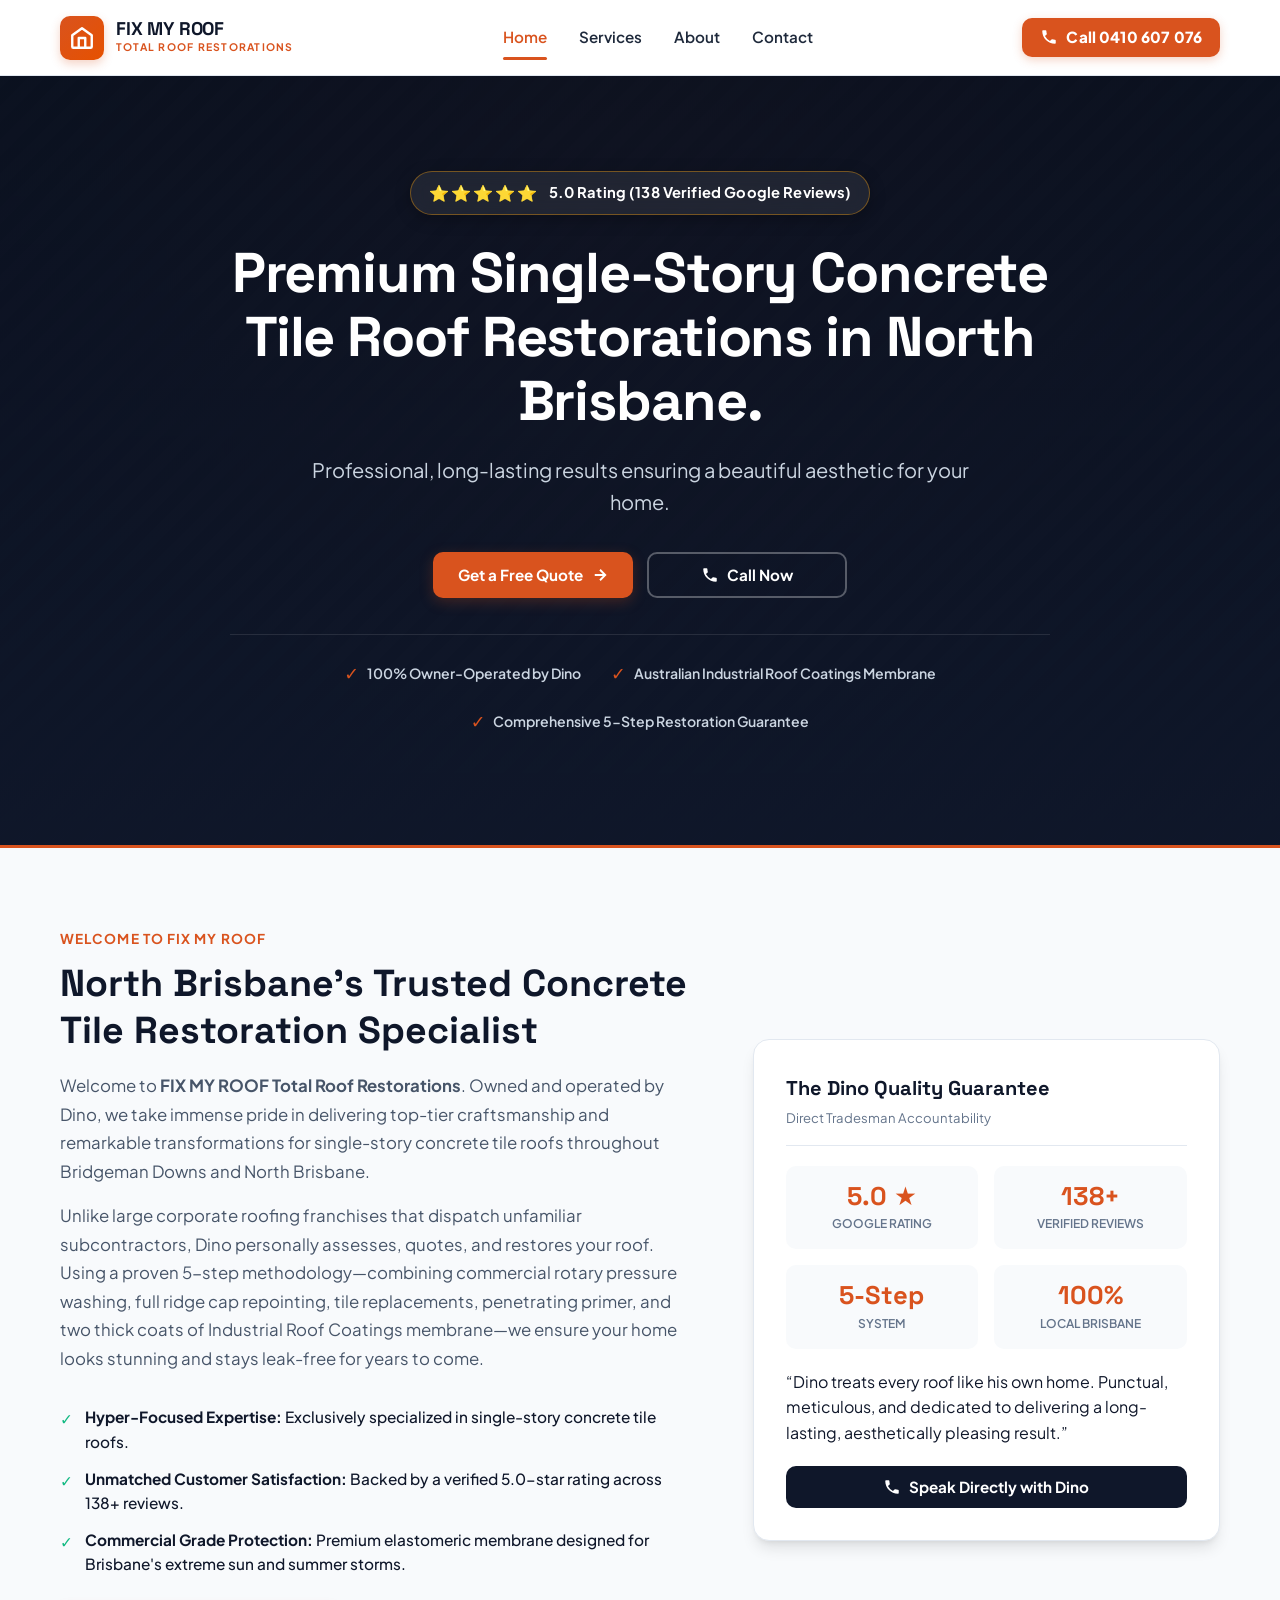
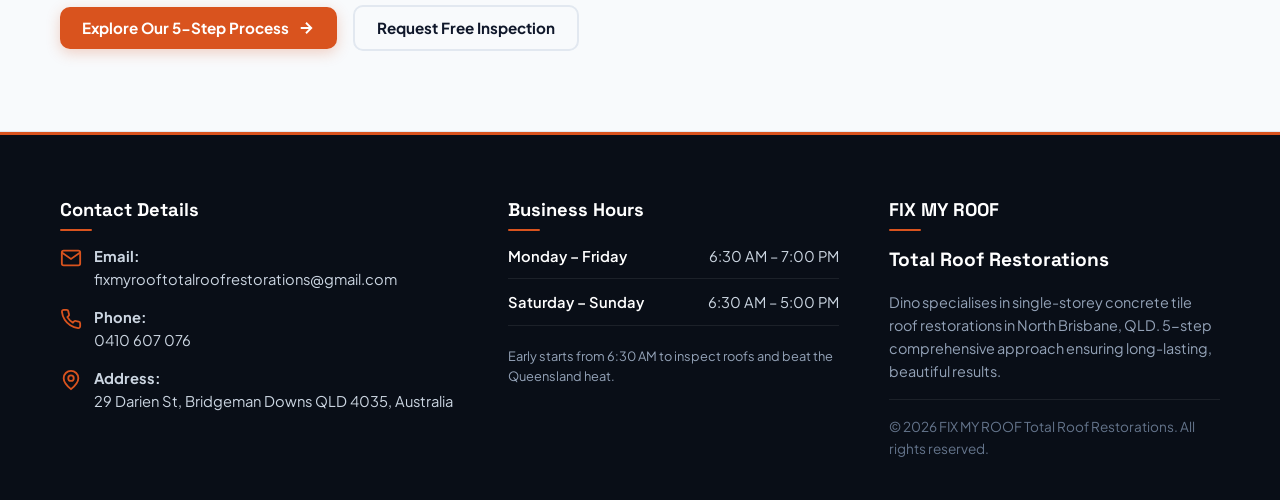
<file: index.html>
<!DOCTYPE html>
<html lang="en">
<head>
  <meta charset="UTF-8">
  <meta name="viewport" content="width=device-width, initial-scale=1.0">
  <title>FIX MY ROOF Total Roof Restorations | North Brisbane Concrete Tile Specialists</title>
  <meta name="description" content="Premium single-story concrete tile roof restorations in North Brisbane. 5.0 rating with 138 verified Google reviews. Call Dino: 0410 607 076.">
  <link rel="preconnect" href="https://fonts.googleapis.com">
  <link rel="preconnect" href="https://fonts.gstatic.com" crossorigin>
  <link href="https://fonts.googleapis.com/css2?family=Plus+Jakarta+Sans:wght@400;500;600;700;800&family=Space+Grotesk:wght@600;700;800&display=swap" rel="stylesheet">
  <link rel="stylesheet" href="styles.css">
</head>
<body>

  <!-- Shared Header & Navigation -->
  <header class="site-header">
    <div class="container navbar">
      <!-- Logo Image Placeholder -->
      <a href="index.html" class="brand-logo" aria-label="FIX MY ROOF Total Roof Restorations Home">
        <div class="logo-placeholder" title="FIX MY ROOF Logo Placeholder">
          <!-- Logo Image Placeholder Graphic -->
          <svg width="26" height="26" viewBox="0 0 24 24" fill="none" stroke="currentColor" stroke-width="2.2" stroke-linecap="round" stroke-linejoin="round">
            <path d="M3 9.5L12 3l9 6.5V20a1 1 0 0 1-1 1H4a1 1 0 0 1-1-1V9.5z"/>
            <polyline points="9 21 9 12 15 12 15 21"/>
          </svg>
        </div>
        <div class="logo-text-group">
          <span class="logo-title">FIX MY ROOF</span>
          <span class="logo-tagline">Total Roof Restorations</span>
        </div>
      </a>

      <!-- Desktop Navigation Menu -->
      <nav class="nav-menu" aria-label="Main Navigation">
        <a href="index.html" class="nav-link active">Home</a>
        <a href="services.html" class="nav-link">Services</a>
        <a href="about.html" class="nav-link">About</a>
        <a href="contact.html" class="nav-link">Contact</a>
      </nav>

      <!-- Desktop CTA Button -->
      <div class="nav-cta">
        <a href="tel:0410607076" class="btn btn-call">
          <svg width="18" height="18" viewBox="0 0 24 24" fill="currentColor">
            <path d="M6.62 10.79a15.053 15.053 0 006.59 6.59l2.2-2.2c.27-.27.67-.36 1.02-.24 1.12.37 2.33.57 3.57.57.55 0 1 .45 1 1V20c0 .55-.45 1-1 1-9.39 0-17-7.61-17-17 0-.55.45-1 1-1h3.5c.55 0 1 .45 1 1 0 1.25.2 2.45.57 3.57.11.35.03.74-.25 1.02l-2.2 2.2z"/>
          </svg>
          <span>Call 0410 607 076</span>
        </a>
      </div>

      <!-- Mobile Hamburger Toggle -->
      <button class="hamburger-toggle" id="hamburgerToggle" aria-label="Open Navigation Menu" aria-expanded="false">
        <span class="hamburger-line"></span>
        <span class="hamburger-line"></span>
        <span class="hamburger-line"></span>
      </button>
    </div>
  </header>

  <!-- Mobile Navigation Drawer -->
  <div class="mobile-nav-drawer" id="mobileNavDrawer" aria-label="Mobile Navigation Menu">
    <div class="mobile-nav-links">
      <a href="index.html" class="mobile-nav-link active">Home</a>
      <a href="services.html" class="mobile-nav-link">Services</a>
      <a href="about.html" class="mobile-nav-link">About</a>
      <a href="contact.html" class="mobile-nav-link">Contact</a>
    </div>

    <div class="mobile-nav-footer">
      <a href="tel:0410607076" class="btn btn-call mobile-nav-phone btn-block">
        <svg width="18" height="18" viewBox="0 0 24 24" fill="currentColor">
          <path d="M6.62 10.79a15.053 15.053 0 006.59 6.59l2.2-2.2c.27-.27.67-.36 1.02-.24 1.12.37 2.33.57 3.57.57.55 0 1 .45 1 1V20c0 .55-.45 1-1 1-9.39 0-17-7.61-17-17 0-.55.45-1 1-1h3.5c.55 0 1 .45 1 1 0 1.25.2 2.45.57 3.57.11.35.03.74-.25 1.02l-2.2 2.2z"/>
        </svg>
        <span>Call 0410 607 076</span>
      </a>
      <p style="text-align: center; color: #94a3b8; font-size: 0.85rem; margin-top: 10px;">
        Bridgeman Downs & North Brisbane QLD
      </p>
    </div>
  </div>

  <!-- Main Content: Phase 2 Home Page -->
  <main class="main-content">

    <!-- 1. High-Impact Hero Section -->
    <section class="home-hero">
      <div class="container hero-wrapper">

        <!-- Trust Badge Banner -->
        <div class="trust-badge-banner">
          <span class="trust-badge-stars">⭐️⭐️⭐️⭐️⭐️</span>
          <span>5.0 Rating (138 Verified Google Reviews)</span>
        </div>

        <!-- Headline -->
        <h1 class="hero-headline">
          Premium Single-Story Concrete Tile Roof Restorations in North Brisbane.
        </h1>

        <!-- Sub-headline -->
        <p class="hero-subheadline">
          Professional, long-lasting results ensuring a beautiful aesthetic for your home.
        </p>

        <!-- Two Primary CTAs -->
        <div class="hero-cta-group">
          <a href="contact.html" class="btn btn-primary btn-lg">
            <span>Get a Free Quote</span>
            <svg width="18" height="18" viewBox="0 0 24 24" fill="none" stroke="currentColor" stroke-width="2.5">
              <path d="M5 12h14M12 5l7 7-7 7"/>
            </svg>
          </a>
          <a href="tel:0410607076" class="btn btn-call-now btn-lg hero-call-now">
            <svg width="18" height="18" viewBox="0 0 24 24" fill="currentColor">
              <path d="M6.62 10.79a15.053 15.053 0 006.59 6.59l2.2-2.2c.27-.27.67-.36 1.02-.24 1.12.37 2.33.57 3.57.57.55 0 1 .45 1 1V20c0 .55-.45 1-1 1-9.39 0-17-7.61-17-17 0-.55.45-1 1-1h3.5c.55 0 1 .45 1 1 0 1.25.2 2.45.57 3.57.11.35.03.74-.25 1.02l-2.2 2.2z"/>
            </svg>
            <span>Call Now</span>
          </a>
        </div>

        <!-- Quick Proof Highlights -->
        <div class="hero-perks-row">
          <div class="hero-perk-item">
            <span class="hero-perk-icon">✓</span>
            <span>100% Owner-Operated by Dino</span>
          </div>
          <div class="hero-perk-item">
            <span class="hero-perk-icon">✓</span>
            <span>Australian Industrial Roof Coatings Membrane</span>
          </div>
          <div class="hero-perk-item">
            <span class="hero-perk-icon">✓</span>
            <span>Comprehensive 5-Step Restoration Guarantee</span>
          </div>
        </div>

      </div>
    </section>

    <!-- 2. Quick Summary Section -->
    <section class="section-padding quick-summary-section">
      <div class="container summary-container">
        
        <!-- Summary Text & Intro Content -->
        <div class="summary-content-box">
          <span class="summary-eyebrow">Welcome to FIX MY ROOF</span>
          <h2 class="summary-title">
            North Brisbane’s Trusted Concrete Tile Restoration Specialist
          </h2>
          <p class="summary-desc">
            Welcome to <strong>FIX MY ROOF Total Roof Restorations</strong>. Owned and operated by Dino, we take immense pride in delivering top-tier craftsmanship and remarkable transformations for single-story concrete tile roofs throughout Bridgeman Downs and North Brisbane.
          </p>
          <p class="summary-desc">
            Unlike large corporate roofing franchises that dispatch unfamiliar subcontractors, Dino personally assesses, quotes, and restores your roof. Using a proven 5-step methodology—combining commercial rotary pressure washing, full ridge cap repointing, tile replacements, penetrating primer, and two thick coats of Industrial Roof Coatings membrane—we ensure your home looks stunning and stays leak-free for years to come.
          </p>

          <div class="summary-points-list">
            <div class="summary-point">
              <span class="summary-check">✓</span>
              <span><strong>Hyper-Focused Expertise:</strong> Exclusively specialized in single-story concrete tile roofs.</span>
            </div>
            <div class="summary-point">
              <span class="summary-check">✓</span>
              <span><strong>Unmatched Customer Satisfaction:</strong> Backed by a verified 5.0-star rating across 138+ reviews.</span>
            </div>
            <div class="summary-point">
              <span class="summary-check">✓</span>
              <span><strong>Commercial Grade Protection:</strong> Premium elastomeric membrane designed for Brisbane's extreme sun and summer storms.</span>
            </div>
          </div>

          <!-- Button linking to services.html -->
          <div class="summary-action-box">
            <a href="services.html" class="btn btn-primary btn-lg">
              <span>Explore Our 5-Step Process</span>
              <svg width="18" height="18" viewBox="0 0 24 24" fill="none" stroke="currentColor" stroke-width="2.5">
                <path d="M5 12h14M12 5l7 7-7 7"/>
              </svg>
            </a>
            <a href="contact.html" class="btn btn-outline btn-lg">
              <span>Request Free Inspection</span>
            </a>
          </div>
        </div>

        <!-- Summary Feature Card -->
        <div class="summary-feature-card">
          <div class="summary-card-header">
            <h3>The Dino Quality Guarantee</h3>
            <span>Direct Tradesman Accountability</span>
          </div>

          <div class="summary-card-stat-grid">
            <div class="stat-tile">
              <div class="stat-val">5.0 ★</div>
              <div class="stat-desc">Google Rating</div>
            </div>
            <div class="stat-tile">
              <div class="stat-val">138+</div>
              <div class="stat-desc">Verified Reviews</div>
            </div>
            <div class="stat-tile">
              <div class="stat-val">5-Step</div>
              <div class="stat-desc">System</div>
            </div>
            <div class="stat-tile">
              <div class="stat-val">100%</div>
              <div class="stat-desc">Local Brisbane</div>
            </div>
          </div>

          <div class="summary-card-quote">
            “Dino treats every roof like his own home. Punctual, meticulous, and dedicated to delivering a long-lasting, aesthetically pleasing result.”
          </div>

          <a href="tel:0410607076" class="btn btn-secondary btn-block">
            <svg width="18" height="18" viewBox="0 0 24 24" fill="currentColor">
              <path d="M6.62 10.79a15.053 15.053 0 006.59 6.59l2.2-2.2c.27-.27.67-.36 1.02-.24 1.12.37 2.33.57 3.57.57.55 0 1 .45 1 1V20c0 .55-.45 1-1 1-9.39 0-17-7.61-17-17 0-.55.45-1 1-1h3.5c.55 0 1 .45 1 1 0 1.25.2 2.45.57 3.57.11.35.03.74-.25 1.02l-2.2 2.2z"/>
            </svg>
            <span>Speak Directly with Dino</span>
          </a>
        </div>

      </div>
    </section>

  </main>

  <!-- Shared Footer (3-Column Grid) -->
  <footer class="site-footer">
    <div class="container footer-grid">
      <!-- Col 1: Contact Details -->
      <div class="footer-column">
        <h3 class="footer-heading">Contact Details</h3>
        <ul class="footer-contact-list">
          <li class="contact-item">
            <svg class="contact-item-icon" viewBox="0 0 24 24" fill="none" stroke="currentColor" stroke-width="2">
              <path d="M4 4h16c1.1 0 2 .9 2 2v12c0 1.1-.9 2-2 2H4c-1.1 0-2-.9-2-2V6c0-1.1.9-2 2-2z"/>
              <polyline points="22,6 12,13 2,6"/>
            </svg>
            <div>
              <strong>Email:</strong><br>
              <a href="mailto:fixmyrooftotalroofrestorations@gmail.com">fixmyrooftotalroofrestorations@gmail.com</a>
            </div>
          </li>
          <li class="contact-item">
            <svg class="contact-item-icon" viewBox="0 0 24 24" fill="none" stroke="currentColor" stroke-width="2">
              <path d="M22 16.92v3a2 2 0 0 1-2.18 2 19.79 19.79 0 0 1-8.63-3.07 19.5 19.5 0 0 1-6-6 19.79 19.79 0 0 1-3.07-8.67A2 2 0 0 1 4.11 2h3a2 2 0 0 1 2 1.72 12.84 12.84 0 0 0 .7 2.81 2 2 0 0 1-.45 2.11L8.09 9.91a16 16 0 0 0 6 6l1.27-1.27a2 2 0 0 1 2.11-.45 12.84 12.84 0 0 0 2.81.7A2 2 0 0 1 22 16.92z"/>
            </svg>
            <div>
              <strong>Phone:</strong><br>
              <a href="tel:0410607076">0410 607 076</a>
            </div>
          </li>
          <li class="contact-item">
            <svg class="contact-item-icon" viewBox="0 0 24 24" fill="none" stroke="currentColor" stroke-width="2">
              <path d="M12 2a8 8 0 0 0-8 8c0 5.25 8 12 8 12s8-6.75 8-12a8 8 0 0 0-8-8z"/>
              <circle cx="12" cy="10" r="3"/>
            </svg>
            <div>
              <strong>Address:</strong><br>
              <span>29 Darien St, Bridgeman Downs QLD 4035, Australia</span>
            </div>
          </li>
        </ul>
      </div>

      <!-- Col 2: Business Hours -->
      <div class="footer-column">
        <h3 class="footer-heading">Business Hours</h3>
        <div class="footer-hours-list">
          <div class="hours-row">
            <span class="hours-days">Monday – Friday</span>
            <span class="hours-time">6:30 AM – 7:00 PM</span>
          </div>
          <div class="hours-row">
            <span class="hours-days">Saturday – Sunday</span>
            <span class="hours-time">6:30 AM – 5:00 PM</span>
          </div>
          <p class="hours-note">
            Early starts from 6:30 AM to inspect roofs and beat the Queensland heat.
          </p>
        </div>
      </div>

      <!-- Col 3: Copyright & Brand Info -->
      <div class="footer-column">
        <h3 class="footer-heading">FIX MY ROOF</h3>
        <div class="footer-brand-box">
          <span class="footer-brand-title">Total Roof Restorations</span>
          <p class="footer-brand-desc">
            Dino specialises in single-storey concrete tile roof restorations in North Brisbane, QLD. 5-step comprehensive approach ensuring long-lasting, beautiful results.
          </p>
          <div class="footer-copyright-text">
            &copy; 2026 FIX MY ROOF Total Roof Restorations. All rights reserved.
          </div>
        </div>
      </div>
    </div>
  </footer>

  <script src="script.js"></script>
</body>
</html>
</file>
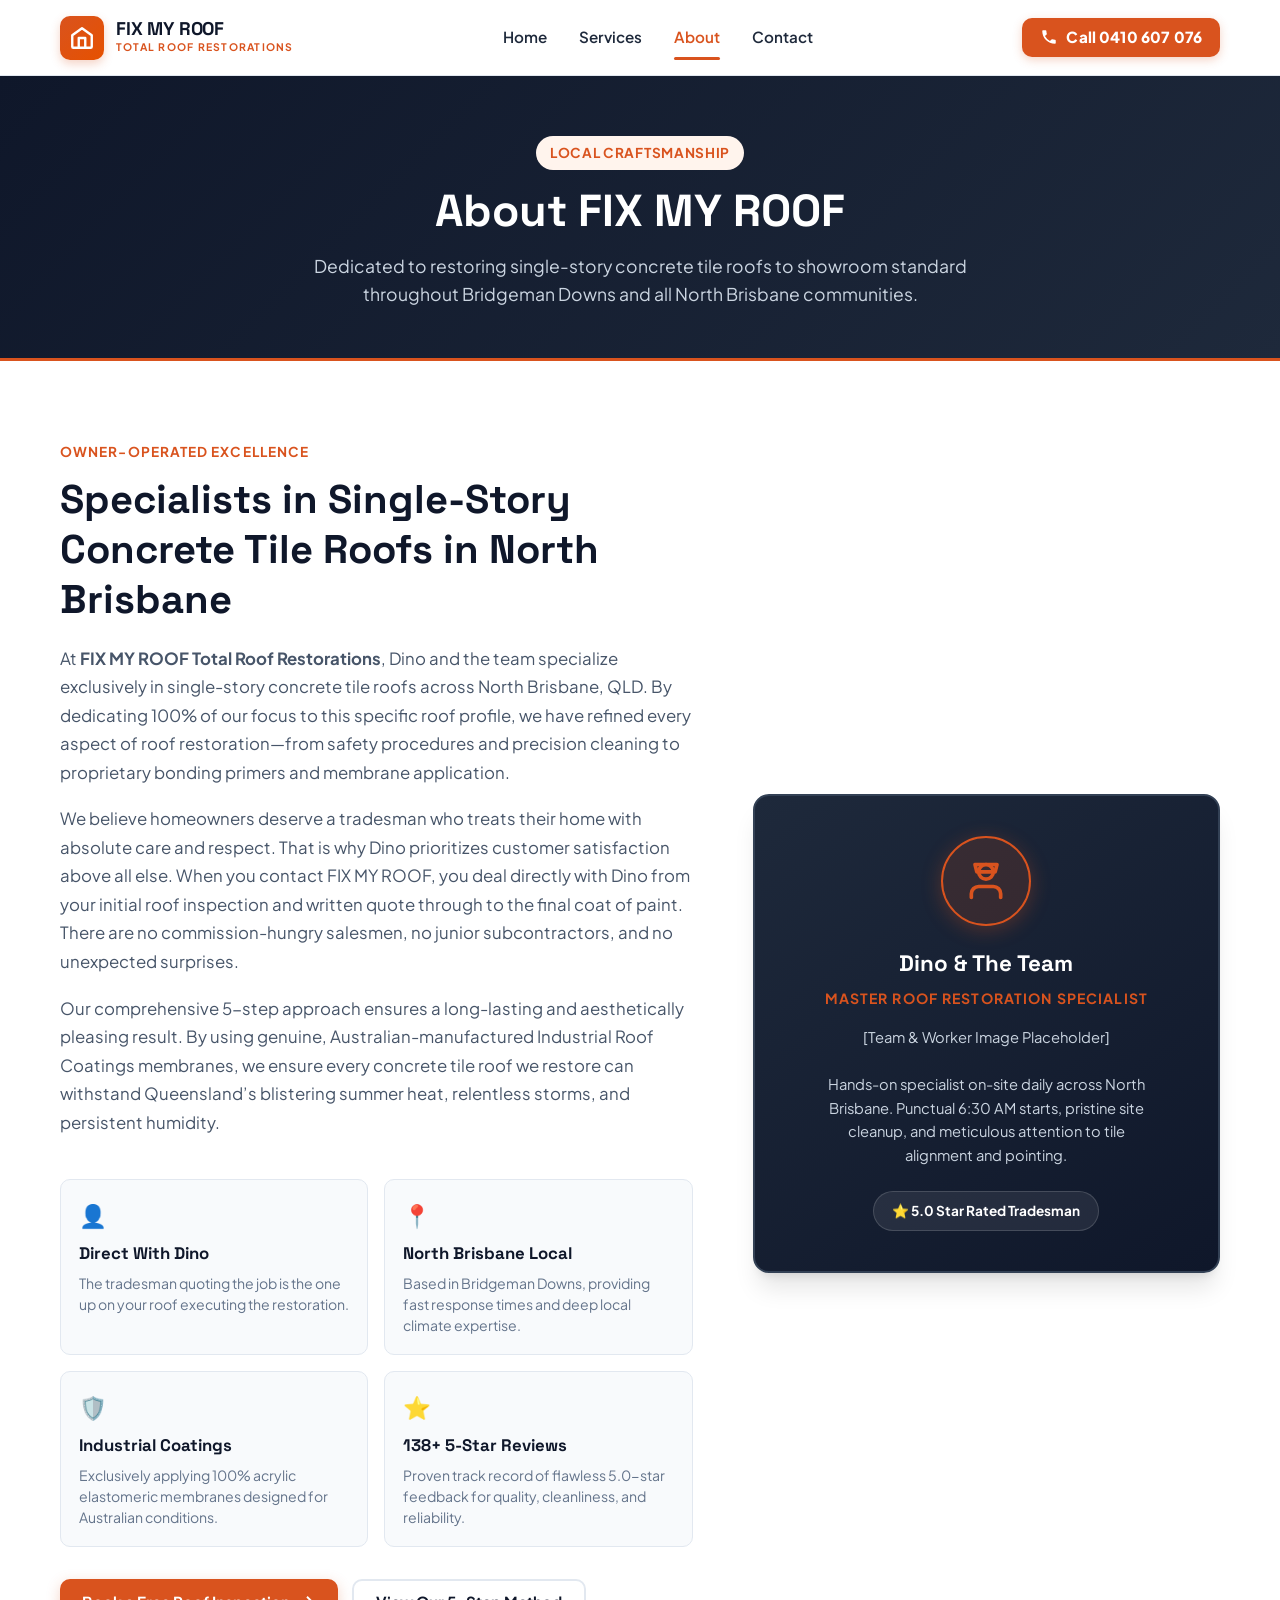
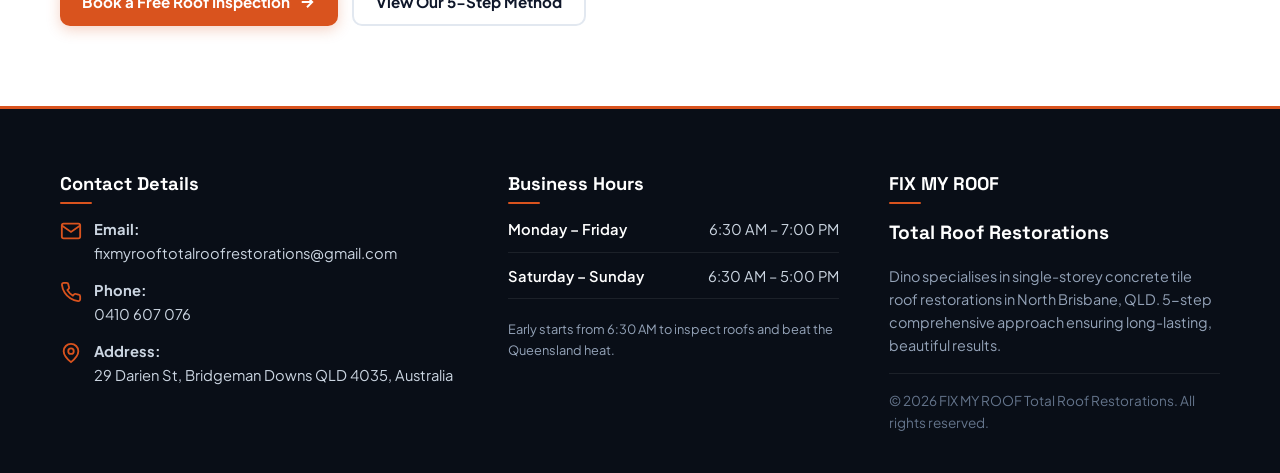
<file: about.html>
<!DOCTYPE html>
<html lang="en">
<head>
  <meta charset="UTF-8">
  <meta name="viewport" content="width=device-width, initial-scale=1.0">
  <title>About FIX MY ROOF | North Brisbane Concrete Tile Specialists</title>
  <meta name="description" content="Learn about Dino and the team at FIX MY ROOF Total Roof Restorations. Specialising exclusively in single-storey concrete tile roofs across North Brisbane, QLD.">
  <link rel="preconnect" href="https://fonts.googleapis.com">
  <link rel="preconnect" href="https://fonts.gstatic.com" crossorigin>
  <link href="https://fonts.googleapis.com/css2?family=Plus+Jakarta+Sans:wght@400;500;600;700;800&family=Space+Grotesk:wght@600;700;800&display=swap" rel="stylesheet">
  <link rel="stylesheet" href="styles.css">
</head>
<body>

  <!-- Shared Header & Navigation -->
  <header class="site-header">
    <div class="container navbar">
      <!-- Logo Image Placeholder -->
      <a href="index.html" class="brand-logo" aria-label="FIX MY ROOF Total Roof Restorations Home">
        <div class="logo-placeholder" title="FIX MY ROOF Logo Placeholder">
          <!-- Logo Image Placeholder Graphic -->
          <svg width="26" height="26" viewBox="0 0 24 24" fill="none" stroke="currentColor" stroke-width="2.2" stroke-linecap="round" stroke-linejoin="round">
            <path d="M3 9.5L12 3l9 6.5V20a1 1 0 0 1-1 1H4a1 1 0 0 1-1-1V9.5z"/>
            <polyline points="9 21 9 12 15 12 15 21"/>
          </svg>
        </div>
        <div class="logo-text-group">
          <span class="logo-title">FIX MY ROOF</span>
          <span class="logo-tagline">Total Roof Restorations</span>
        </div>
      </a>

      <!-- Desktop Navigation Menu -->
      <nav class="nav-menu" aria-label="Main Navigation">
        <a href="index.html" class="nav-link">Home</a>
        <a href="services.html" class="nav-link">Services</a>
        <a href="about.html" class="nav-link active">About</a>
        <a href="contact.html" class="nav-link">Contact</a>
      </nav>

      <!-- Desktop CTA Button -->
      <div class="nav-cta">
        <a href="tel:0410607076" class="btn btn-call">
          <svg width="18" height="18" viewBox="0 0 24 24" fill="currentColor">
            <path d="M6.62 10.79a15.053 15.053 0 006.59 6.59l2.2-2.2c.27-.27.67-.36 1.02-.24 1.12.37 2.33.57 3.57.57.55 0 1 .45 1 1V20c0 .55-.45 1-1 1-9.39 0-17-7.61-17-17 0-.55.45-1 1-1h3.5c.55 0 1 .45 1 1 0 1.25.2 2.45.57 3.57.11.35.03.74-.25 1.02l-2.2 2.2z"/>
          </svg>
          <span>Call 0410 607 076</span>
        </a>
      </div>

      <!-- Mobile Hamburger Toggle -->
      <button class="hamburger-toggle" id="hamburgerToggle" aria-label="Open Navigation Menu" aria-expanded="false">
        <span class="hamburger-line"></span>
        <span class="hamburger-line"></span>
        <span class="hamburger-line"></span>
      </button>
    </div>
  </header>

  <!-- Mobile Navigation Drawer -->
  <div class="mobile-nav-drawer" id="mobileNavDrawer" aria-label="Mobile Navigation Menu">
    <div class="mobile-nav-links">
      <a href="index.html" class="mobile-nav-link">Home</a>
      <a href="services.html" class="mobile-nav-link">Services</a>
      <a href="about.html" class="mobile-nav-link active">About</a>
      <a href="contact.html" class="mobile-nav-link">Contact</a>
    </div>

    <div class="mobile-nav-footer">
      <a href="tel:0410607076" class="btn btn-call mobile-nav-phone btn-block">
        <svg width="18" height="18" viewBox="0 0 24 24" fill="currentColor">
          <path d="M6.62 10.79a15.053 15.053 0 006.59 6.59l2.2-2.2c.27-.27.67-.36 1.02-.24 1.12.37 2.33.57 3.57.57.55 0 1 .45 1 1V20c0 .55-.45 1-1 1-9.39 0-17-7.61-17-17 0-.55.45-1 1-1h3.5c.55 0 1 .45 1 1 0 1.25.2 2.45.57 3.57.11.35.03.74-.25 1.02l-2.2 2.2z"/>
        </svg>
        <span>Call 0410 607 076</span>
      </a>
      <p style="text-align: center; color: #94a3b8; font-size: 0.85rem; margin-top: 10px;">
        Bridgeman Downs & North Brisbane QLD
      </p>
    </div>
  </div>

  <!-- Main Content: About Page -->
  <main class="main-content">

    <!-- Page Header Hero -->
    <section class="page-hero">
      <div class="container text-center">
        <span class="badge badge-primary" style="margin-bottom: 14px;">Local Craftsmanship</span>
        <h1 class="page-hero-title">About FIX MY ROOF</h1>
        <p class="page-hero-subtitle" style="margin: 0 auto;">
          Dedicated to restoring single-story concrete tile roofs to showroom standard throughout Bridgeman Downs and all North Brisbane communities.
        </p>
      </div>
    </section>

    <!-- Detailed About Section -->
    <section class="section-padding about-section">
      <div class="container">
        <div class="about-grid">

          <!-- Left Column: Story & Philosophy -->
          <div class="about-content-box">
            <span class="about-eyebrow">Owner-Operated Excellence</span>
            <h2 class="about-title">
              Specialists in Single-Story Concrete Tile Roofs in North Brisbane
            </h2>
            <p class="about-text">
              At <strong>FIX MY ROOF Total Roof Restorations</strong>, Dino and the team specialize exclusively in single-story concrete tile roofs across North Brisbane, QLD. By dedicating 100% of our focus to this specific roof profile, we have refined every aspect of roof restoration—from safety procedures and precision cleaning to proprietary bonding primers and membrane application.
            </p>
            <p class="about-text">
              We believe homeowners deserve a tradesman who treats their home with absolute care and respect. That is why Dino prioritizes customer satisfaction above all else. When you contact FIX MY ROOF, you deal directly with Dino from your initial roof inspection and written quote through to the final coat of paint. There are no commission-hungry salesmen, no junior subcontractors, and no unexpected surprises.
            </p>
            <p class="about-text">
              Our comprehensive 5-step approach ensures a long-lasting and aesthetically pleasing result. By using genuine, Australian-manufactured Industrial Roof Coatings membranes, we ensure every concrete tile roof we restore can withstand Queensland’s blistering summer heat, relentless storms, and persistent humidity.
            </p>

            <!-- 4 Value Pillars Grid -->
            <div class="about-pillars-grid">
              <div class="about-pillar">
                <span class="about-pillar-icon">👤</span>
                <h4>Direct With Dino</h4>
                <p>The tradesman quoting the job is the one up on your roof executing the restoration.</p>
              </div>

              <div class="about-pillar">
                <span class="about-pillar-icon">📍</span>
                <h4>North Brisbane Local</h4>
                <p>Based in Bridgeman Downs, providing fast response times and deep local climate expertise.</p>
              </div>

              <div class="about-pillar">
                <span class="about-pillar-icon">🛡️</span>
                <h4>Industrial Coatings</h4>
                <p>Exclusively applying 100% acrylic elastomeric membranes designed for Australian conditions.</p>
              </div>

              <div class="about-pillar">
                <span class="about-pillar-icon">⭐️</span>
                <h4>138+ 5-Star Reviews</h4>
                <p>Proven track record of flawless 5.0-star feedback for quality, cleanliness, and reliability.</p>
              </div>
            </div>

            <div style="display: flex; gap: 14px; flex-wrap: wrap;">
              <a href="contact.html" class="btn btn-primary btn-lg">
                <span>Book a Free Roof Inspection</span>
                <svg width="18" height="18" viewBox="0 0 24 24" fill="none" stroke="currentColor" stroke-width="2.5"><path d="M5 12h14M12 5l7 7-7 7"/></svg>
              </a>
              <a href="services.html" class="btn btn-outline btn-lg">
                <span>View Our 5-Step Method</span>
              </a>
            </div>
          </div>

          <!-- Right Column: Team / Worker Image Placeholder -->
          <div class="about-image-wrapper">
            <div class="team-image-placeholder">
              <div class="team-placeholder-icon">
                <!-- Worker / Tradesman SVG Icon -->
                <svg width="44" height="44" viewBox="0 0 24 24" fill="none" stroke="currentColor" stroke-width="2" stroke-linecap="round" stroke-linejoin="round">
                  <path d="M20 21v-2a4 4 0 0 0-4-4H8a4 4 0 0 0-4 4v2"/>
                  <circle cx="12" cy="7" r="4"/>
                  <path d="M6 3h12l-1 4H7z"/>
                </svg>
              </div>
              <h3 class="team-placeholder-title">Dino & The Team</h3>
              <span class="team-placeholder-role">Master Roof Restoration Specialist</span>
              <p class="team-placeholder-desc">
                [Team & Worker Image Placeholder]
                <br><br>
                Hands-on specialist on-site daily across North Brisbane. Punctual 6:30 AM starts, pristine site cleanup, and meticulous attention to tile alignment and pointing.
              </p>

              <div class="team-trust-pill">
                <span>⭐️ 5.0 Star Rated Tradesman</span>
              </div>
            </div>
          </div>

        </div>
      </div>
    </section>

  </main>

  <!-- Shared Footer (3-Column Grid) -->
  <footer class="site-footer">
    <div class="container footer-grid">
      <!-- Col 1: Contact Details -->
      <div class="footer-column">
        <h3 class="footer-heading">Contact Details</h3>
        <ul class="footer-contact-list">
          <li class="contact-item">
            <svg class="contact-item-icon" viewBox="0 0 24 24" fill="none" stroke="currentColor" stroke-width="2">
              <path d="M4 4h16c1.1 0 2 .9 2 2v12c0 1.1-.9 2-2 2H4c-1.1 0-2-.9-2-2V6c0-1.1.9-2 2-2z"/>
              <polyline points="22,6 12,13 2,6"/>
            </svg>
            <div>
              <strong>Email:</strong><br>
              <a href="mailto:fixmyrooftotalroofrestorations@gmail.com">fixmyrooftotalroofrestorations@gmail.com</a>
            </div>
          </li>
          <li class="contact-item">
            <svg class="contact-item-icon" viewBox="0 0 24 24" fill="none" stroke="currentColor" stroke-width="2">
              <path d="M22 16.92v3a2 2 0 0 1-2.18 2 19.79 19.79 0 0 1-8.63-3.07 19.5 19.5 0 0 1-6-6 19.79 19.79 0 0 1-3.07-8.67A2 2 0 0 1 4.11 2h3a2 2 0 0 1 2 1.72 12.84 12.84 0 0 0 .7 2.81 2 2 0 0 1-.45 2.11L8.09 9.91a16 16 0 0 0 6 6l1.27-1.27a2 2 0 0 1 2.11-.45 12.84 12.84 0 0 0 2.81.7A2 2 0 0 1 22 16.92z"/>
            </svg>
            <div>
              <strong>Phone:</strong><br>
              <a href="tel:0410607076">0410 607 076</a>
            </div>
          </li>
          <li class="contact-item">
            <svg class="contact-item-icon" viewBox="0 0 24 24" fill="none" stroke="currentColor" stroke-width="2">
              <path d="M12 2a8 8 0 0 0-8 8c0 5.25 8 12 8 12s8-6.75 8-12a8 8 0 0 0-8-8z"/>
              <circle cx="12" cy="10" r="3"/>
            </svg>
            <div>
              <strong>Address:</strong><br>
              <span>29 Darien St, Bridgeman Downs QLD 4035, Australia</span>
            </div>
          </li>
        </ul>
      </div>

      <!-- Col 2: Business Hours -->
      <div class="footer-column">
        <h3 class="footer-heading">Business Hours</h3>
        <div class="footer-hours-list">
          <div class="hours-row">
            <span class="hours-days">Monday – Friday</span>
            <span class="hours-time">6:30 AM – 7:00 PM</span>
          </div>
          <div class="hours-row">
            <span class="hours-days">Saturday – Sunday</span>
            <span class="hours-time">6:30 AM – 5:00 PM</span>
          </div>
          <p class="hours-note">
            Early starts from 6:30 AM to inspect roofs and beat the Queensland heat.
          </p>
        </div>
      </div>

      <!-- Col 3: Copyright & Brand Info -->
      <div class="footer-column">
        <h3 class="footer-heading">FIX MY ROOF</h3>
        <div class="footer-brand-box">
          <span class="footer-brand-title">Total Roof Restorations</span>
          <p class="footer-brand-desc">
            Dino specialises in single-storey concrete tile roof restorations in North Brisbane, QLD. 5-step comprehensive approach ensuring long-lasting, beautiful results.
          </p>
          <div class="footer-copyright-text">
            &copy; 2026 FIX MY ROOF Total Roof Restorations. All rights reserved.
          </div>
        </div>
      </div>
    </div>
  </footer>

  <script src="script.js"></script>
</body>
</html>
</file>
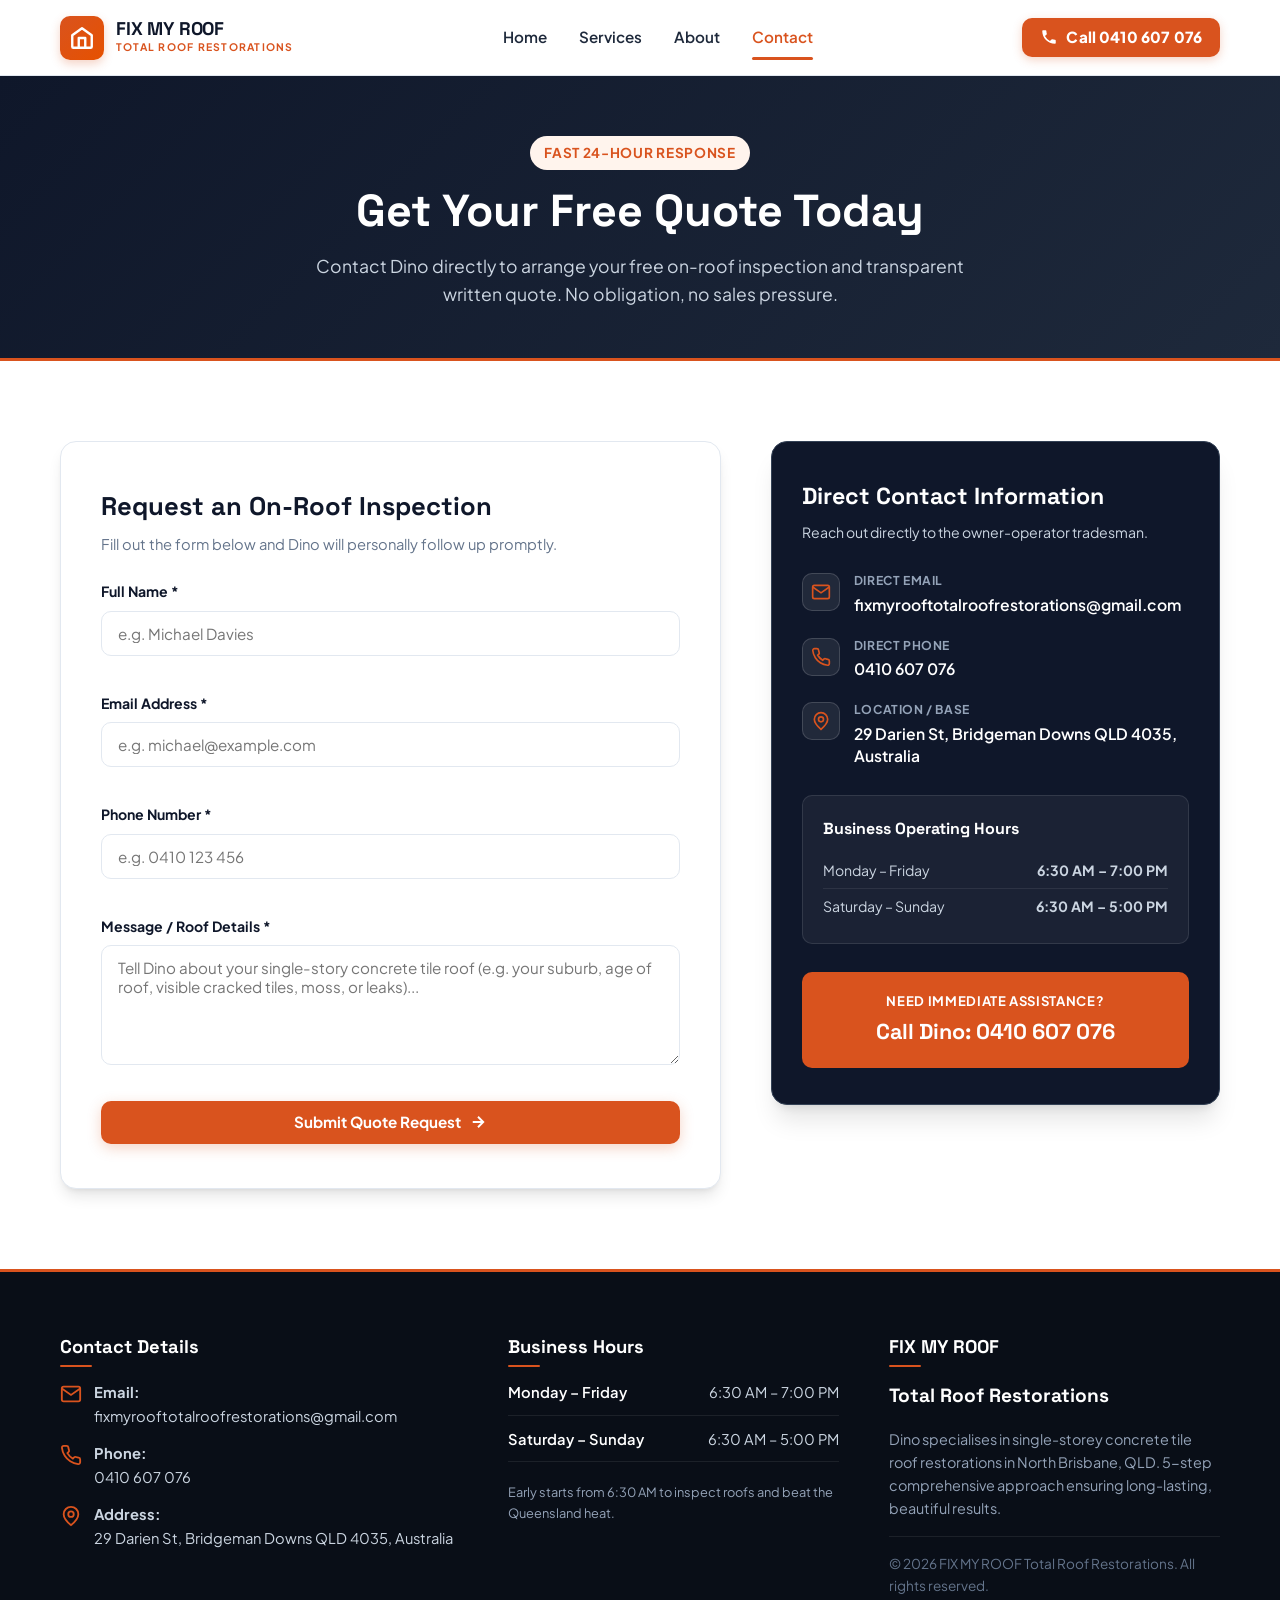
<file: contact.html>
<!DOCTYPE html>
<html lang="en">
<head>
  <meta charset="UTF-8">
  <meta name="viewport" content="width=device-width, initial-scale=1.0">
  <title>Get Your Free Quote Today | FIX MY ROOF Total Roof Restorations</title>
  <meta name="description" content="Request a free on-roof inspection and written quote from Dino at FIX MY ROOF. Serving Bridgeman Downs and all North Brisbane suburbs. Call 0410 607 076.">
  <link rel="preconnect" href="https://fonts.googleapis.com">
  <link rel="preconnect" href="https://fonts.gstatic.com" crossorigin>
  <link href="https://fonts.googleapis.com/css2?family=Plus+Jakarta+Sans:wght@400;500;600;700;800&family=Space+Grotesk:wght@600;700;800&display=swap" rel="stylesheet">
  <link rel="stylesheet" href="styles.css">
</head>
<body>

  <!-- Shared Header & Navigation -->
  <header class="site-header">
    <div class="container navbar">
      <!-- Logo Image Placeholder -->
      <a href="index.html" class="brand-logo" aria-label="FIX MY ROOF Total Roof Restorations Home">
        <div class="logo-placeholder" title="FIX MY ROOF Logo Placeholder">
          <!-- Logo Image Placeholder Graphic -->
          <svg width="26" height="26" viewBox="0 0 24 24" fill="none" stroke="currentColor" stroke-width="2.2" stroke-linecap="round" stroke-linejoin="round">
            <path d="M3 9.5L12 3l9 6.5V20a1 1 0 0 1-1 1H4a1 1 0 0 1-1-1V9.5z"/>
            <polyline points="9 21 9 12 15 12 15 21"/>
          </svg>
        </div>
        <div class="logo-text-group">
          <span class="logo-title">FIX MY ROOF</span>
          <span class="logo-tagline">Total Roof Restorations</span>
        </div>
      </a>

      <!-- Desktop Navigation Menu -->
      <nav class="nav-menu" aria-label="Main Navigation">
        <a href="index.html" class="nav-link">Home</a>
        <a href="services.html" class="nav-link">Services</a>
        <a href="about.html" class="nav-link">About</a>
        <a href="contact.html" class="nav-link active">Contact</a>
      </nav>

      <!-- Desktop CTA Button -->
      <div class="nav-cta">
        <a href="tel:0410607076" class="btn btn-call">
          <svg width="18" height="18" viewBox="0 0 24 24" fill="currentColor">
            <path d="M6.62 10.79a15.053 15.053 0 006.59 6.59l2.2-2.2c.27-.27.67-.36 1.02-.24 1.12.37 2.33.57 3.57.57.55 0 1 .45 1 1V20c0 .55-.45 1-1 1-9.39 0-17-7.61-17-17 0-.55.45-1 1-1h3.5c.55 0 1 .45 1 1 0 1.25.2 2.45.57 3.57.11.35.03.74-.25 1.02l-2.2 2.2z"/>
          </svg>
          <span>Call 0410 607 076</span>
        </a>
      </div>

      <!-- Mobile Hamburger Toggle -->
      <button class="hamburger-toggle" id="hamburgerToggle" aria-label="Open Navigation Menu" aria-expanded="false">
        <span class="hamburger-line"></span>
        <span class="hamburger-line"></span>
        <span class="hamburger-line"></span>
      </button>
    </div>
  </header>

  <!-- Mobile Navigation Drawer -->
  <div class="mobile-nav-drawer" id="mobileNavDrawer" aria-label="Mobile Navigation Menu">
    <div class="mobile-nav-links">
      <a href="index.html" class="mobile-nav-link">Home</a>
      <a href="services.html" class="mobile-nav-link">Services</a>
      <a href="about.html" class="mobile-nav-link">About</a>
      <a href="contact.html" class="mobile-nav-link active">Contact</a>
    </div>

    <div class="mobile-nav-footer">
      <a href="tel:0410607076" class="btn btn-call mobile-nav-phone btn-block">
        <svg width="18" height="18" viewBox="0 0 24 24" fill="currentColor">
          <path d="M6.62 10.79a15.053 15.053 0 006.59 6.59l2.2-2.2c.27-.27.67-.36 1.02-.24 1.12.37 2.33.57 3.57.57.55 0 1 .45 1 1V20c0 .55-.45 1-1 1-9.39 0-17-7.61-17-17 0-.55.45-1 1-1h3.5c.55 0 1 .45 1 1 0 1.25.2 2.45.57 3.57.11.35.03.74-.25 1.02l-2.2 2.2z"/>
        </svg>
        <span>Call 0410 607 076</span>
      </a>
      <p style="text-align: center; color: #94a3b8; font-size: 0.85rem; margin-top: 10px;">
        Bridgeman Downs & North Brisbane QLD
      </p>
    </div>
  </div>

  <!-- Main Content: Contact Page -->
  <main class="main-content">

    <!-- Page Header Hero -->
    <section class="page-hero">
      <div class="container text-center">
        <span class="badge badge-primary" style="margin-bottom: 14px;">Fast 24-Hour Response</span>
        <h1 class="page-hero-title">Get Your Free Quote Today</h1>
        <p class="page-hero-subtitle" style="margin: 0 auto;">
          Contact Dino directly to arrange your free on-roof inspection and transparent written quote. No obligation, no sales pressure.
        </p>
      </div>
    </section>

    <!-- Two-Column Contact Layout (Desktop Grid, Mobile Stack) -->
    <section class="section-padding contact-page-section">
      <div class="container">
        <div class="contact-layout-grid">

          <!-- Left Column: Clean Styled Form -->
          <div class="contact-form-card">
            <div class="contact-form-header">
              <h2>Request an On-Roof Inspection</h2>
              <p>Fill out the form below and Dino will personally follow up promptly.</p>
            </div>

            <form id="contactForm" class="contact-form">
              <div class="form-group">
                <label for="contactName" class="form-label">Full Name *</label>
                <input type="text" id="contactName" name="name" class="form-input" placeholder="e.g. Michael Davies" required>
              </div>

              <div class="form-group">
                <label for="contactEmail" class="form-label">Email Address *</label>
                <input type="email" id="contactEmail" name="email" class="form-input" placeholder="e.g. michael@example.com" required>
              </div>

              <div class="form-group">
                <label for="contactPhone" class="form-label">Phone Number *</label>
                <input type="tel" id="contactPhone" name="phone" class="form-input" placeholder="e.g. 0410 123 456" required>
              </div>

              <div class="form-group">
                <label for="contactMessage" class="form-label">Message / Roof Details *</label>
                <textarea id="contactMessage" name="message" class="form-textarea" placeholder="Tell Dino about your single-story concrete tile roof (e.g. your suburb, age of roof, visible cracked tiles, moss, or leaks)..." required></textarea>
              </div>

              <button type="submit" class="btn btn-primary btn-lg btn-block" id="contactSubmitBtn">
                <span>Submit Quote Request</span>
                <svg width="18" height="18" viewBox="0 0 24 24" fill="none" stroke="currentColor" stroke-width="2.5">
                  <path d="M5 12h14M12 5l7 7-7 7"/>
                </svg>
              </button>
            </form>

            <!-- Success Banner (Triggered via script.js) -->
            <div class="form-success-banner" id="contactSuccessBanner">
              <div class="form-success-icon">✓</div>
              <h3>Thank You! Your Request Has Been Received.</h3>
              <p>Dino will review your roof details and get back to you within 24 hours to schedule your inspection.</p>
            </div>
          </div>

          <!-- Right Column: Direct Contact Details Reiteration -->
          <div class="contact-info-card">
            <div class="contact-info-header">
              <h2>Direct Contact Information</h2>
              <p>Reach out directly to the owner-operator tradesman.</p>
            </div>

            <div class="direct-details-list">
              <!-- Email -->
              <div class="direct-detail-item">
                <div class="direct-detail-icon">
                  <svg width="20" height="20" viewBox="0 0 24 24" fill="none" stroke="currentColor" stroke-width="2">
                    <path d="M4 4h16c1.1 0 2 .9 2 2v12c0 1.1-.9 2-2 2H4c-1.1 0-2-.9-2-2V6c0-1.1.9-2 2-2z"/>
                    <polyline points="22,6 12,13 2,6"/>
                  </svg>
                </div>
                <div>
                  <span class="direct-detail-label">Direct Email</span>
                  <div class="direct-detail-val">
                    <a href="mailto:fixmyrooftotalroofrestorations@gmail.com">fixmyrooftotalroofrestorations@gmail.com</a>
                  </div>
                </div>
              </div>

              <!-- Phone -->
              <div class="direct-detail-item">
                <div class="direct-detail-icon">
                  <svg width="20" height="20" viewBox="0 0 24 24" fill="none" stroke="currentColor" stroke-width="2">
                    <path d="M22 16.92v3a2 2 0 0 1-2.18 2 19.79 19.79 0 0 1-8.63-3.07 19.5 19.5 0 0 1-6-6 19.79 19.79 0 0 1-3.07-8.67A2 2 0 0 1 4.11 2h3a2 2 0 0 1 2 1.72 12.84 12.84 0 0 0 .7 2.81 2 2 0 0 1-.45 2.11L8.09 9.91a16 16 0 0 0 6 6l1.27-1.27a2 2 0 0 1 2.11-.45 12.84 12.84 0 0 0 2.81.7A2 2 0 0 1 22 16.92z"/>
                  </svg>
                </div>
                <div>
                  <span class="direct-detail-label">Direct Phone</span>
                  <div class="direct-detail-val">
                    <a href="tel:0410607076">0410 607 076</a>
                  </div>
                </div>
              </div>

              <!-- Address -->
              <div class="direct-detail-item">
                <div class="direct-detail-icon">
                  <svg width="20" height="20" viewBox="0 0 24 24" fill="none" stroke="currentColor" stroke-width="2">
                    <path d="M12 2a8 8 0 0 0-8 8c0 5.25 8 12 8 12s8-6.75 8-12a8 8 0 0 0-8-8z"/>
                    <circle cx="12" cy="10" r="3"/>
                  </svg>
                </div>
                <div>
                  <span class="direct-detail-label">Location / Base</span>
                  <div class="direct-detail-val">
                    29 Darien St, Bridgeman Downs QLD 4035, Australia
                  </div>
                </div>
              </div>
            </div>

            <!-- Business Hours Box -->
            <div class="contact-hours-box">
              <h3 class="contact-hours-title">Business Operating Hours</h3>
              <div class="contact-hours-row">
                <span>Monday – Friday</span>
                <strong>6:30 AM – 7:00 PM</strong>
              </div>
              <div class="contact-hours-row">
                <span>Saturday – Sunday</span>
                <strong>6:30 AM – 5:00 PM</strong>
              </div>
            </div>

            <!-- Call Banner -->
            <div class="contact-call-banner">
              <span>Need Immediate Assistance?</span>
              <a href="tel:0410607076">Call Dino: 0410 607 076</a>
            </div>
          </div>

        </div>
      </div>
    </section>

  </main>

  <!-- Shared Footer (3-Column Grid) -->
  <footer class="site-footer">
    <div class="container footer-grid">
      <!-- Col 1: Contact Details -->
      <div class="footer-column">
        <h3 class="footer-heading">Contact Details</h3>
        <ul class="footer-contact-list">
          <li class="contact-item">
            <svg class="contact-item-icon" viewBox="0 0 24 24" fill="none" stroke="currentColor" stroke-width="2">
              <path d="M4 4h16c1.1 0 2 .9 2 2v12c0 1.1-.9 2-2 2H4c-1.1 0-2-.9-2-2V6c0-1.1.9-2 2-2z"/>
              <polyline points="22,6 12,13 2,6"/>
            </svg>
            <div>
              <strong>Email:</strong><br>
              <a href="mailto:fixmyrooftotalroofrestorations@gmail.com">fixmyrooftotalroofrestorations@gmail.com</a>
            </div>
          </li>
          <li class="contact-item">
            <svg class="contact-item-icon" viewBox="0 0 24 24" fill="none" stroke="currentColor" stroke-width="2">
              <path d="M22 16.92v3a2 2 0 0 1-2.18 2 19.79 19.79 0 0 1-8.63-3.07 19.5 19.5 0 0 1-6-6 19.79 19.79 0 0 1-3.07-8.67A2 2 0 0 1 4.11 2h3a2 2 0 0 1 2 1.72 12.84 12.84 0 0 0 .7 2.81 2 2 0 0 1-.45 2.11L8.09 9.91a16 16 0 0 0 6 6l1.27-1.27a2 2 0 0 1 2.11-.45 12.84 12.84 0 0 0 2.81.7A2 2 0 0 1 22 16.92z"/>
            </svg>
            <div>
              <strong>Phone:</strong><br>
              <a href="tel:0410607076">0410 607 076</a>
            </div>
          </li>
          <li class="contact-item">
            <svg class="contact-item-icon" viewBox="0 0 24 24" fill="none" stroke="currentColor" stroke-width="2">
              <path d="M12 2a8 8 0 0 0-8 8c0 5.25 8 12 8 12s8-6.75 8-12a8 8 0 0 0-8-8z"/>
              <circle cx="12" cy="10" r="3"/>
            </svg>
            <div>
              <strong>Address:</strong><br>
              <span>29 Darien St, Bridgeman Downs QLD 4035, Australia</span>
            </div>
          </li>
        </ul>
      </div>

      <!-- Col 2: Business Hours -->
      <div class="footer-column">
        <h3 class="footer-heading">Business Hours</h3>
        <div class="footer-hours-list">
          <div class="hours-row">
            <span class="hours-days">Monday – Friday</span>
            <span class="hours-time">6:30 AM – 7:00 PM</span>
          </div>
          <div class="hours-row">
            <span class="hours-days">Saturday – Sunday</span>
            <span class="hours-time">6:30 AM – 5:00 PM</span>
          </div>
          <p class="hours-note">
            Early starts from 6:30 AM to inspect roofs and beat the Queensland heat.
          </p>
        </div>
      </div>

      <!-- Col 3: Copyright & Brand Info -->
      <div class="footer-column">
        <h3 class="footer-heading">FIX MY ROOF</h3>
        <div class="footer-brand-box">
          <span class="footer-brand-title">Total Roof Restorations</span>
          <p class="footer-brand-desc">
            Dino specialises in single-storey concrete tile roof restorations in North Brisbane, QLD. 5-step comprehensive approach ensuring long-lasting, beautiful results.
          </p>
          <div class="footer-copyright-text">
            &copy; 2026 FIX MY ROOF Total Roof Restorations. All rights reserved.
          </div>
        </div>
      </div>
    </div>
  </footer>

  <script src="script.js"></script>
</body>
</html>
</file>
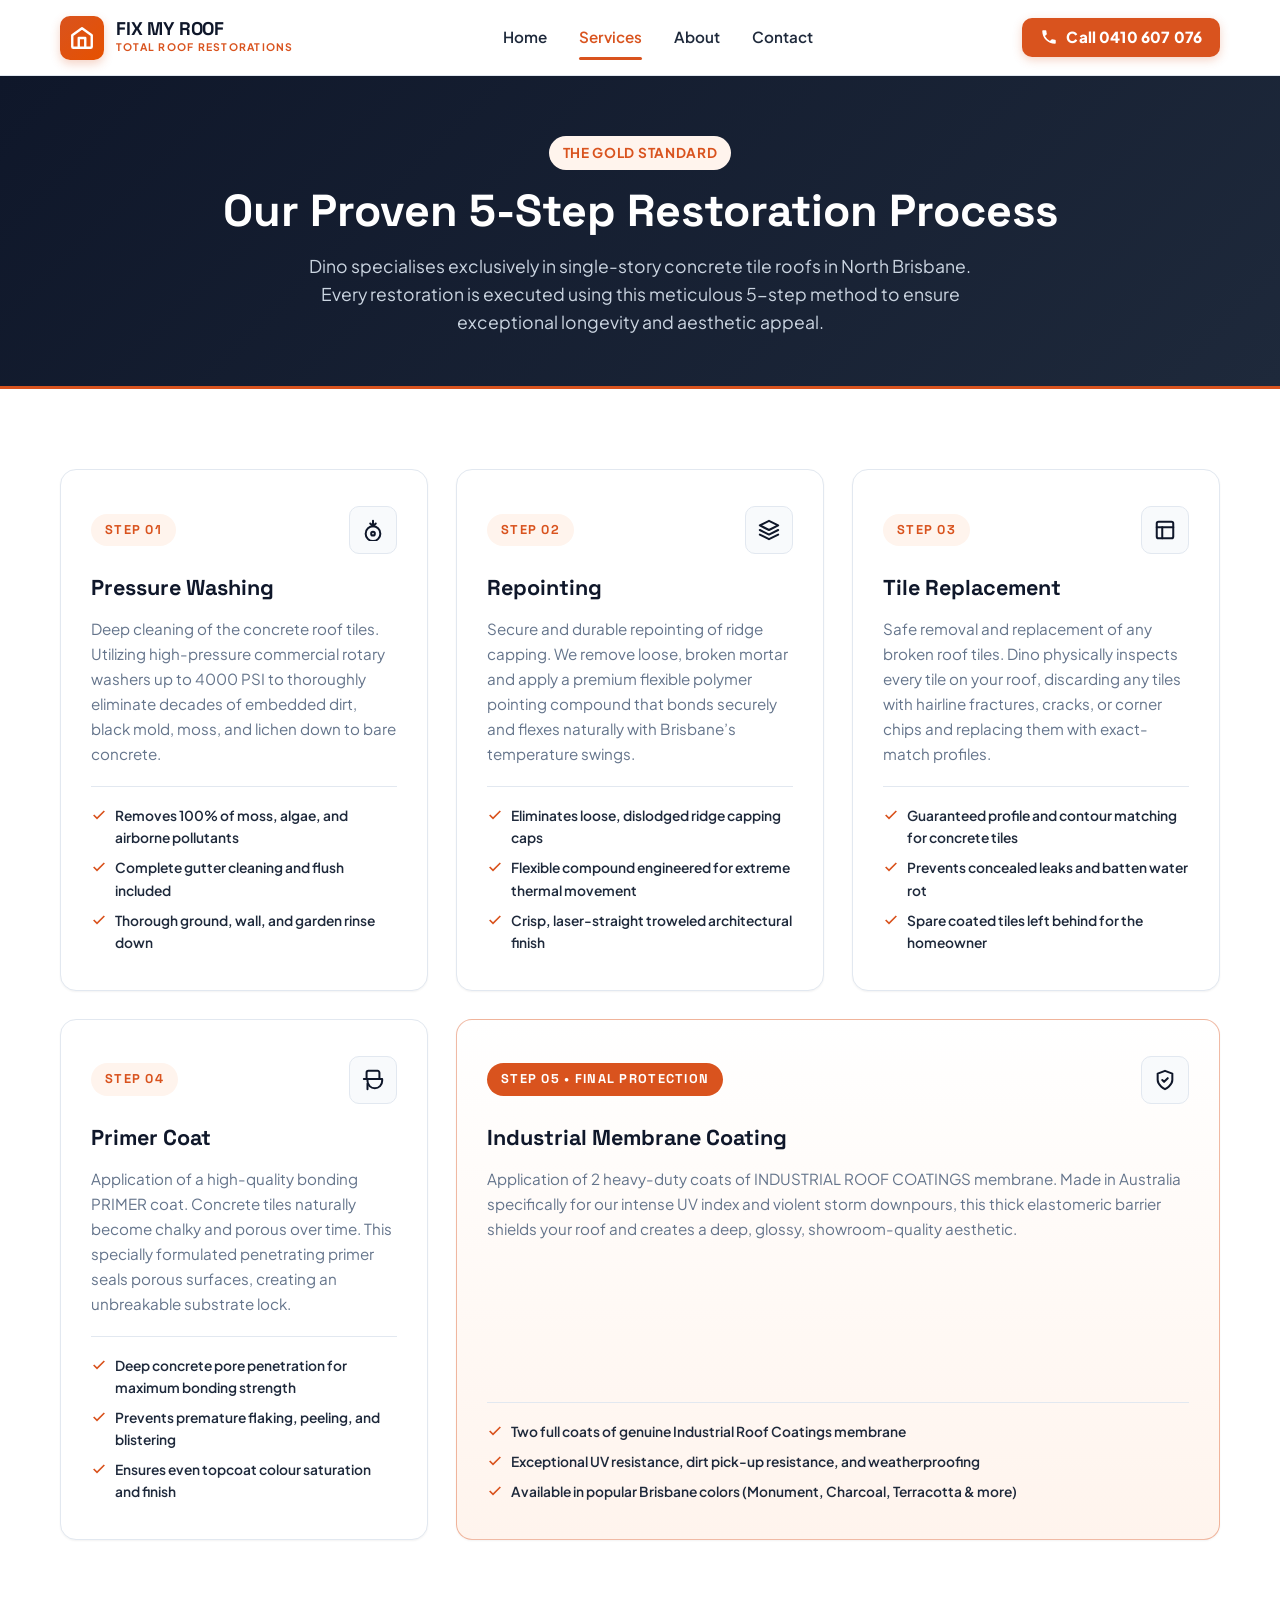
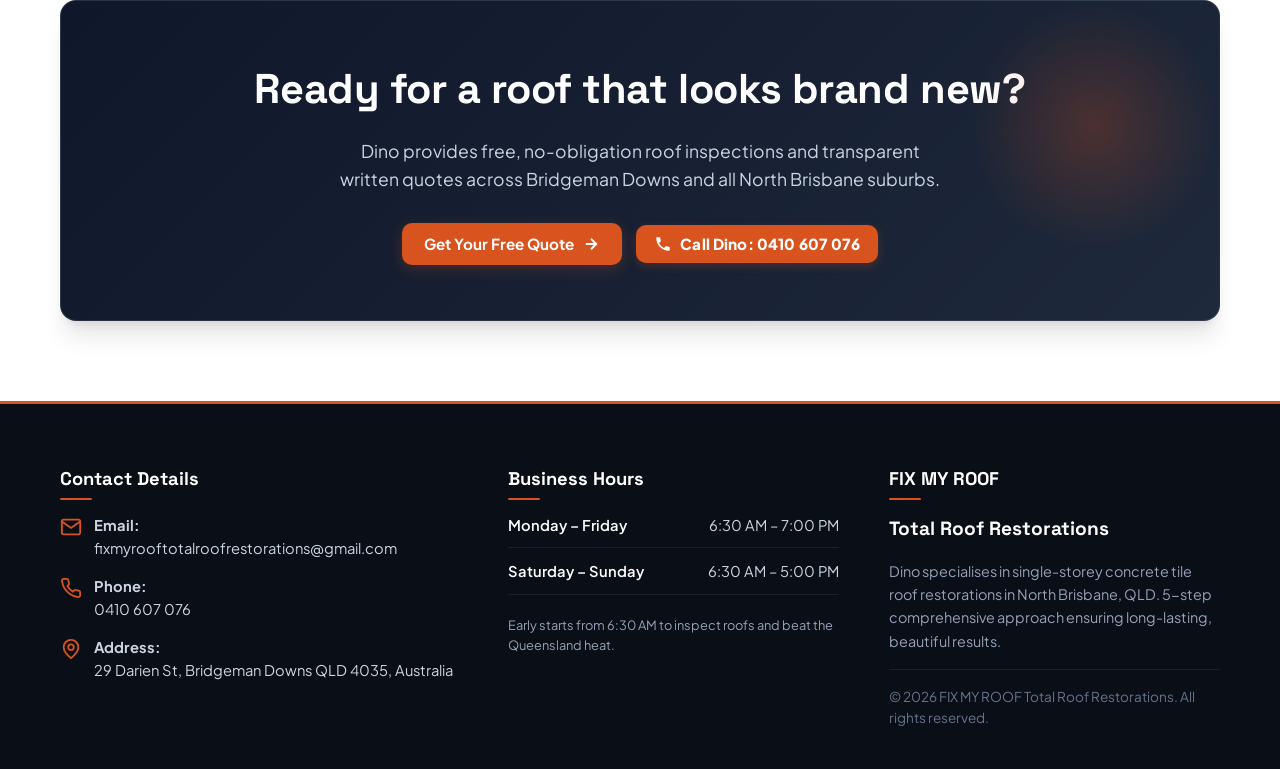
<file: services.html>
<!DOCTYPE html>
<html lang="en">
<head>
  <meta charset="UTF-8">
  <meta name="viewport" content="width=device-width, initial-scale=1.0">
  <title>Our Proven 5-Step Restoration Process | FIX MY ROOF</title>
  <meta name="description" content="Discover our proven 5-step concrete tile roof restoration process: pressure washing, repointing, tile replacement, primer coat, and 2x coats of Industrial Roof Coatings membrane.">
  <link rel="preconnect" href="https://fonts.googleapis.com">
  <link rel="preconnect" href="https://fonts.gstatic.com" crossorigin>
  <link href="https://fonts.googleapis.com/css2?family=Plus+Jakarta+Sans:wght@400;500;600;700;800&family=Space+Grotesk:wght@600;700;800&display=swap" rel="stylesheet">
  <link rel="stylesheet" href="styles.css">
</head>
<body>

  <!-- Shared Header & Navigation -->
  <header class="site-header">
    <div class="container navbar">
      <!-- Logo Image Placeholder -->
      <a href="index.html" class="brand-logo" aria-label="FIX MY ROOF Total Roof Restorations Home">
        <div class="logo-placeholder" title="FIX MY ROOF Logo Placeholder">
          <!-- Logo Image Placeholder Graphic -->
          <svg width="26" height="26" viewBox="0 0 24 24" fill="none" stroke="currentColor" stroke-width="2.2" stroke-linecap="round" stroke-linejoin="round">
            <path d="M3 9.5L12 3l9 6.5V20a1 1 0 0 1-1 1H4a1 1 0 0 1-1-1V9.5z"/>
            <polyline points="9 21 9 12 15 12 15 21"/>
          </svg>
        </div>
        <div class="logo-text-group">
          <span class="logo-title">FIX MY ROOF</span>
          <span class="logo-tagline">Total Roof Restorations</span>
        </div>
      </a>

      <!-- Desktop Navigation Menu -->
      <nav class="nav-menu" aria-label="Main Navigation">
        <a href="index.html" class="nav-link">Home</a>
        <a href="services.html" class="nav-link active">Services</a>
        <a href="about.html" class="nav-link">About</a>
        <a href="contact.html" class="nav-link">Contact</a>
      </nav>

      <!-- Desktop CTA Button -->
      <div class="nav-cta">
        <a href="tel:0410607076" class="btn btn-call">
          <svg width="18" height="18" viewBox="0 0 24 24" fill="currentColor">
            <path d="M6.62 10.79a15.053 15.053 0 006.59 6.59l2.2-2.2c.27-.27.67-.36 1.02-.24 1.12.37 2.33.57 3.57.57.55 0 1 .45 1 1V20c0 .55-.45 1-1 1-9.39 0-17-7.61-17-17 0-.55.45-1 1-1h3.5c.55 0 1 .45 1 1 0 1.25.2 2.45.57 3.57.11.35.03.74-.25 1.02l-2.2 2.2z"/>
          </svg>
          <span>Call 0410 607 076</span>
        </a>
      </div>

      <!-- Mobile Hamburger Toggle -->
      <button class="hamburger-toggle" id="hamburgerToggle" aria-label="Open Navigation Menu" aria-expanded="false">
        <span class="hamburger-line"></span>
        <span class="hamburger-line"></span>
        <span class="hamburger-line"></span>
      </button>
    </div>
  </header>

  <!-- Mobile Navigation Drawer -->
  <div class="mobile-nav-drawer" id="mobileNavDrawer" aria-label="Mobile Navigation Menu">
    <div class="mobile-nav-links">
      <a href="index.html" class="mobile-nav-link">Home</a>
      <a href="services.html" class="mobile-nav-link active">Services</a>
      <a href="about.html" class="mobile-nav-link">About</a>
      <a href="contact.html" class="mobile-nav-link">Contact</a>
    </div>

    <div class="mobile-nav-footer">
      <a href="tel:0410607076" class="btn btn-call mobile-nav-phone btn-block">
        <svg width="18" height="18" viewBox="0 0 24 24" fill="currentColor">
          <path d="M6.62 10.79a15.053 15.053 0 006.59 6.59l2.2-2.2c.27-.27.67-.36 1.02-.24 1.12.37 2.33.57 3.57.57.55 0 1 .45 1 1V20c0 .55-.45 1-1 1-9.39 0-17-7.61-17-17 0-.55.45-1 1-1h3.5c.55 0 1 .45 1 1 0 1.25.2 2.45.57 3.57.11.35.03.74-.25 1.02l-2.2 2.2z"/>
        </svg>
        <span>Call 0410 607 076</span>
      </a>
      <p style="text-align: center; color: #94a3b8; font-size: 0.85rem; margin-top: 10px;">
        Bridgeman Downs & North Brisbane QLD
      </p>
    </div>
  </div>

  <!-- Main Content: Services Page -->
  <main class="main-content">

    <!-- Page Header Hero -->
    <section class="page-hero">
      <div class="container text-center">
        <span class="badge badge-primary" style="margin-bottom: 14px;">The Gold Standard</span>
        <h1 class="page-hero-title">Our Proven 5-Step Restoration Process</h1>
        <p class="page-hero-subtitle" style="margin: 0 auto;">
          Dino specialises exclusively in single-story concrete tile roofs in North Brisbane. Every restoration is executed using this meticulous 5-step method to ensure exceptional longevity and aesthetic appeal.
        </p>
      </div>
    </section>

    <!-- 5-Card Grid Section -->
    <section class="section-padding services-section">
      <div class="container">

        <div class="services-grid">

          <!-- Card 1: Pressure Washing -->
          <div class="service-card">
            <div class="service-card-top">
              <span class="service-step-badge">Step 01</span>
              <div class="service-icon-wrap" title="Pressure Washing">
                <svg width="22" height="22" viewBox="0 0 24 24" fill="none" stroke="currentColor" stroke-width="2.2" stroke-linecap="round" stroke-linejoin="round">
                  <path d="M12 2v6m0 0l-3-3m3 3l3-3"/>
                  <path d="M12 8c-4 0-8 3-8 8a8 8 0 0 0 16 0c0-5-4-8-8-8z"/>
                  <circle cx="12" cy="16" r="2"/>
                </svg>
              </div>
            </div>
            <h2 class="service-card-title">Pressure Washing</h2>
            <p class="service-card-desc">
              Deep cleaning of the concrete roof tiles. Utilizing high-pressure commercial rotary washers up to 4000 PSI to thoroughly eliminate decades of embedded dirt, black mold, moss, and lichen down to bare concrete.
            </p>
            <ul class="service-card-checklist">
              <li>
                <svg width="16" height="16" viewBox="0 0 24 24" fill="none" stroke="currentColor" stroke-width="2.5"><polyline points="20 6 9 17 4 12"/></svg>
                <span>Removes 100% of moss, algae, and airborne pollutants</span>
              </li>
              <li>
                <svg width="16" height="16" viewBox="0 0 24 24" fill="none" stroke="currentColor" stroke-width="2.5"><polyline points="20 6 9 17 4 12"/></svg>
                <span>Complete gutter cleaning and flush included</span>
              </li>
              <li>
                <svg width="16" height="16" viewBox="0 0 24 24" fill="none" stroke="currentColor" stroke-width="2.5"><polyline points="20 6 9 17 4 12"/></svg>
                <span>Thorough ground, wall, and garden rinse down</span>
              </li>
            </ul>
          </div>

          <!-- Card 2: Repointing -->
          <div class="service-card">
            <div class="service-card-top">
              <span class="service-step-badge">Step 02</span>
              <div class="service-icon-wrap" title="Ridge Capping Repointing">
                <svg width="22" height="22" viewBox="0 0 24 24" fill="none" stroke="currentColor" stroke-width="2.2" stroke-linecap="round" stroke-linejoin="round">
                  <polygon points="12 2 2 7 12 12 22 7 12 2"/>
                  <polyline points="2 17 12 22 22 17"/>
                  <polyline points="2 12 12 17 22 12"/>
                </svg>
              </div>
            </div>
            <h2 class="service-card-title">Repointing</h2>
            <p class="service-card-desc">
              Secure and durable repointing of ridge capping. We remove loose, broken mortar and apply a premium flexible polymer pointing compound that bonds securely and flexes naturally with Brisbane’s temperature swings.
            </p>
            <ul class="service-card-checklist">
              <li>
                <svg width="16" height="16" viewBox="0 0 24 24" fill="none" stroke="currentColor" stroke-width="2.5"><polyline points="20 6 9 17 4 12"/></svg>
                <span>Eliminates loose, dislodged ridge capping caps</span>
              </li>
              <li>
                <svg width="16" height="16" viewBox="0 0 24 24" fill="none" stroke="currentColor" stroke-width="2.5"><polyline points="20 6 9 17 4 12"/></svg>
                <span>Flexible compound engineered for extreme thermal movement</span>
              </li>
              <li>
                <svg width="16" height="16" viewBox="0 0 24 24" fill="none" stroke="currentColor" stroke-width="2.5"><polyline points="20 6 9 17 4 12"/></svg>
                <span>Crisp, laser-straight troweled architectural finish</span>
              </li>
            </ul>
          </div>

          <!-- Card 3: Tile Replacement -->
          <div class="service-card">
            <div class="service-card-top">
              <span class="service-step-badge">Step 03</span>
              <div class="service-icon-wrap" title="Broken Tile Replacement">
                <svg width="22" height="22" viewBox="0 0 24 24" fill="none" stroke="currentColor" stroke-width="2.2" stroke-linecap="round" stroke-linejoin="round">
                  <rect x="3" y="3" width="18" height="18" rx="2"/>
                  <line x1="3" y1="9" x2="21" y2="9"/>
                  <line x1="9" y1="21" x2="9" y2="9"/>
                </svg>
              </div>
            </div>
            <h2 class="service-card-title">Tile Replacement</h2>
            <p class="service-card-desc">
              Safe removal and replacement of any broken roof tiles. Dino physically inspects every tile on your roof, discarding any tiles with hairline fractures, cracks, or corner chips and replacing them with exact-match profiles.
            </p>
            <ul class="service-card-checklist">
              <li>
                <svg width="16" height="16" viewBox="0 0 24 24" fill="none" stroke="currentColor" stroke-width="2.5"><polyline points="20 6 9 17 4 12"/></svg>
                <span>Guaranteed profile and contour matching for concrete tiles</span>
              </li>
              <li>
                <svg width="16" height="16" viewBox="0 0 24 24" fill="none" stroke="currentColor" stroke-width="2.5"><polyline points="20 6 9 17 4 12"/></svg>
                <span>Prevents concealed leaks and batten water rot</span>
              </li>
              <li>
                <svg width="16" height="16" viewBox="0 0 24 24" fill="none" stroke="currentColor" stroke-width="2.5"><polyline points="20 6 9 17 4 12"/></svg>
                <span>Spare coated tiles left behind for the homeowner</span>
              </li>
            </ul>
          </div>

          <!-- Card 4: Primer Coat -->
          <div class="service-card">
            <div class="service-card-top">
              <span class="service-step-badge">Step 04</span>
              <div class="service-icon-wrap" title="Primer Coat">
                <svg width="22" height="22" viewBox="0 0 24 24" fill="none" stroke="currentColor" stroke-width="2.2" stroke-linecap="round" stroke-linejoin="round">
                  <path d="M19 11V4a2 2 0 0 0-2-2H7a2 2 0 0 0-2 2v7"/>
                  <path d="M2 11h20v2a8 8 0 0 1-16 0v-2z"/>
                  <line x1="6" y1="16" x2="6" y2="22"/>
                </svg>
              </div>
            </div>
            <h2 class="service-card-title">Primer Coat</h2>
            <p class="service-card-desc">
              Application of a high-quality bonding PRIMER coat. Concrete tiles naturally become chalky and porous over time. This specially formulated penetrating primer seals porous surfaces, creating an unbreakable substrate lock.
            </p>
            <ul class="service-card-checklist">
              <li>
                <svg width="16" height="16" viewBox="0 0 24 24" fill="none" stroke="currentColor" stroke-width="2.5"><polyline points="20 6 9 17 4 12"/></svg>
                <span>Deep concrete pore penetration for maximum bonding strength</span>
              </li>
              <li>
                <svg width="16" height="16" viewBox="0 0 24 24" fill="none" stroke="currentColor" stroke-width="2.5"><polyline points="20 6 9 17 4 12"/></svg>
                <span>Prevents premature flaking, peeling, and blistering</span>
              </li>
              <li>
                <svg width="16" height="16" viewBox="0 0 24 24" fill="none" stroke="currentColor" stroke-width="2.5"><polyline points="20 6 9 17 4 12"/></svg>
                <span>Ensures even topcoat colour saturation and finish</span>
              </li>
            </ul>
          </div>

          <!-- Card 5: Industrial Membrane (Featured Card) -->
          <div class="service-card featured-card">
            <div class="service-card-top">
              <span class="service-step-badge">Step 05 • Final Protection</span>
              <div class="service-icon-wrap" title="Industrial Roof Coatings Membrane">
                <svg width="22" height="22" viewBox="0 0 24 24" fill="none" stroke="currentColor" stroke-width="2.2" stroke-linecap="round" stroke-linejoin="round">
                  <path d="M12 22s8-4 8-10V5l-8-3-8 3v7c0 6 8 10 8 10z"/>
                  <path d="M9 12l2 2 4-4"/>
                </svg>
              </div>
            </div>
            <h2 class="service-card-title">Industrial Membrane Coating</h2>
            <p class="service-card-desc">
              Application of 2 heavy-duty coats of INDUSTRIAL ROOF COATINGS membrane. Made in Australia specifically for our intense UV index and violent storm downpours, this thick elastomeric barrier shields your roof and creates a deep, glossy, showroom-quality aesthetic.
            </p>
            <ul class="service-card-checklist">
              <li>
                <svg width="16" height="16" viewBox="0 0 24 24" fill="none" stroke="currentColor" stroke-width="2.5"><polyline points="20 6 9 17 4 12"/></svg>
                <span>Two full coats of genuine Industrial Roof Coatings membrane</span>
              </li>
              <li>
                <svg width="16" height="16" viewBox="0 0 24 24" fill="none" stroke="currentColor" stroke-width="2.5"><polyline points="20 6 9 17 4 12"/></svg>
                <span>Exceptional UV resistance, dirt pick-up resistance, and weatherproofing</span>
              </li>
              <li>
                <svg width="16" height="16" viewBox="0 0 24 24" fill="none" stroke="currentColor" stroke-width="2.5"><polyline points="20 6 9 17 4 12"/></svg>
                <span>Available in popular Brisbane colors (Monument, Charcoal, Terracotta & more)</span>
              </li>
            </ul>
          </div>

        </div>

        <!-- CTA Section -->
        <div class="services-cta-section">
          <h2 class="services-cta-title">Ready for a roof that looks brand new?</h2>
          <p class="services-cta-subtitle">
            Dino provides free, no-obligation roof inspections and transparent written quotes across Bridgeman Downs and all North Brisbane suburbs.
          </p>
          <div class="services-cta-actions">
            <a href="contact.html" class="btn btn-primary btn-lg">
              <span>Get Your Free Quote</span>
              <svg width="18" height="18" viewBox="0 0 24 24" fill="none" stroke="currentColor" stroke-width="2.5">
                <path d="M5 12h14M12 5l7 7-7 7"/>
              </svg>
            </a>
            <a href="tel:0410607076" class="btn btn-call btn-lg">
              <svg width="18" height="18" viewBox="0 0 24 24" fill="currentColor">
                <path d="M6.62 10.79a15.053 15.053 0 006.59 6.59l2.2-2.2c.27-.27.67-.36 1.02-.24 1.12.37 2.33.57 3.57.57.55 0 1 .45 1 1V20c0 .55-.45 1-1 1-9.39 0-17-7.61-17-17 0-.55.45-1 1-1h3.5c.55 0 1 .45 1 1 0 1.25.2 2.45.57 3.57.11.35.03.74-.25 1.02l-2.2 2.2z"/>
              </svg>
              <span>Call Dino: 0410 607 076</span>
            </a>
          </div>
        </div>

      </div>
    </section>

  </main>

  <!-- Shared Footer (3-Column Grid) -->
  <footer class="site-footer">
    <div class="container footer-grid">
      <!-- Col 1: Contact Details -->
      <div class="footer-column">
        <h3 class="footer-heading">Contact Details</h3>
        <ul class="footer-contact-list">
          <li class="contact-item">
            <svg class="contact-item-icon" viewBox="0 0 24 24" fill="none" stroke="currentColor" stroke-width="2">
              <path d="M4 4h16c1.1 0 2 .9 2 2v12c0 1.1-.9 2-2 2H4c-1.1 0-2-.9-2-2V6c0-1.1.9-2 2-2z"/>
              <polyline points="22,6 12,13 2,6"/>
            </svg>
            <div>
              <strong>Email:</strong><br>
              <a href="mailto:fixmyrooftotalroofrestorations@gmail.com">fixmyrooftotalroofrestorations@gmail.com</a>
            </div>
          </li>
          <li class="contact-item">
            <svg class="contact-item-icon" viewBox="0 0 24 24" fill="none" stroke="currentColor" stroke-width="2">
              <path d="M22 16.92v3a2 2 0 0 1-2.18 2 19.79 19.79 0 0 1-8.63-3.07 19.5 19.5 0 0 1-6-6 19.79 19.79 0 0 1-3.07-8.67A2 2 0 0 1 4.11 2h3a2 2 0 0 1 2 1.72 12.84 12.84 0 0 0 .7 2.81 2 2 0 0 1-.45 2.11L8.09 9.91a16 16 0 0 0 6 6l1.27-1.27a2 2 0 0 1 2.11-.45 12.84 12.84 0 0 0 2.81.7A2 2 0 0 1 22 16.92z"/>
            </svg>
            <div>
              <strong>Phone:</strong><br>
              <a href="tel:0410607076">0410 607 076</a>
            </div>
          </li>
          <li class="contact-item">
            <svg class="contact-item-icon" viewBox="0 0 24 24" fill="none" stroke="currentColor" stroke-width="2">
              <path d="M12 2a8 8 0 0 0-8 8c0 5.25 8 12 8 12s8-6.75 8-12a8 8 0 0 0-8-8z"/>
              <circle cx="12" cy="10" r="3"/>
            </svg>
            <div>
              <strong>Address:</strong><br>
              <span>29 Darien St, Bridgeman Downs QLD 4035, Australia</span>
            </div>
          </li>
        </ul>
      </div>

      <!-- Col 2: Business Hours -->
      <div class="footer-column">
        <h3 class="footer-heading">Business Hours</h3>
        <div class="footer-hours-list">
          <div class="hours-row">
            <span class="hours-days">Monday – Friday</span>
            <span class="hours-time">6:30 AM – 7:00 PM</span>
          </div>
          <div class="hours-row">
            <span class="hours-days">Saturday – Sunday</span>
            <span class="hours-time">6:30 AM – 5:00 PM</span>
          </div>
          <p class="hours-note">
            Early starts from 6:30 AM to inspect roofs and beat the Queensland heat.
          </p>
        </div>
      </div>

      <!-- Col 3: Copyright & Brand Info -->
      <div class="footer-column">
        <h3 class="footer-heading">FIX MY ROOF</h3>
        <div class="footer-brand-box">
          <span class="footer-brand-title">Total Roof Restorations</span>
          <p class="footer-brand-desc">
            Dino specialises in single-storey concrete tile roof restorations in North Brisbane, QLD. 5-step comprehensive approach ensuring long-lasting, beautiful results.
          </p>
          <div class="footer-copyright-text">
            &copy; 2026 FIX MY ROOF Total Roof Restorations. All rights reserved.
          </div>
        </div>
      </div>
    </div>
  </footer>

  <script src="script.js"></script>
</body>
</html>
</file>
<file: styles.css>
/* ==========================================================================
   FIX MY ROOF Total Roof Restorations
   Global Stylesheet (styles.css)
   Mobile-First, Responsive CSS3 Architecture
   ========================================================================== */

/* --------------------------------------------------------------------------
   1. Design System & CSS Variables
   -------------------------------------------------------------------------- */
:root {
  /* Brand Color Palette */
  --primary: #d9531e;           /* Terracotta / Roof Tile Orange */
  --primary-hover: #b84112;     /* Darker Terracotta */
  --primary-light: #fff4ed;    /* Warm Soft Peach */
  --primary-glow: rgba(217, 83, 30, 0.25);

  --secondary: #0f172a;         /* Deep Slate / Midnight Navy */
  --secondary-light: #1e293b;   /* Muted Navy */
  --secondary-border: #334155;

  --accent-gold: #f59e0b;       /* 5-Star Reviews & Trust */
  --accent-blue: #0284c7;       /* Industrial Membrane Blue */
  --success-green: #10b981;

  /* Neutrals & Backgrounds */
  --bg-body: #ffffff;
  --bg-subtle: #f8fafc;
  --bg-card: #ffffff;
  --bg-dark: #0b1120;
  --bg-footer: #090e17;

  /* Typography Colors */
  --text-main: #0f172a;
  --text-muted: #64748b;
  --text-light: #94a3b8;
  --text-white: #ffffff;

  /* Borders & Dividers */
  --border-light: #e2e8f0;
  --border-subtle: #f1f5f9;

  /* Elevation & Shadows */
  --shadow-sm: 0 1px 2px 0 rgba(0, 0, 0, 0.05);
  --shadow-md: 0 4px 6px -1px rgba(0, 0, 0, 0.1), 0 2px 4px -2px rgba(0, 0, 0, 0.1);
  --shadow-lg: 0 10px 15px -3px rgba(0, 0, 0, 0.1), 0 4px 6px -4px rgba(0, 0, 0, 0.1);
  --shadow-xl: 0 20px 25px -5px rgba(0, 0, 0, 0.1), 0 8px 10px -6px rgba(0, 0, 0, 0.1);
  --shadow-header: 0 4px 20px rgba(15, 23, 42, 0.08);

  /* Radii */
  --radius-sm: 6px;
  --radius-md: 10px;
  --radius-lg: 16px;
  --radius-full: 9999px;

  /* Transitions */
  --transition-fast: 0.18s ease-in-out;
  --transition-normal: 0.28s ease-in-out;

  /* Layout Widths */
  --container-max: 1200px;
  --header-height: 76px;
}

/* --------------------------------------------------------------------------
   2. Reset & Base Typography (Mobile-First)
   -------------------------------------------------------------------------- */
*, *::before, *::after {
  box-sizing: border-box;
  margin: 0;
  padding: 0;
}

html {
  font-size: 16px;
  scroll-behavior: smooth;
  -webkit-font-smoothing: antialiased;
  -moz-osx-font-smoothing: grayscale;
}

body {
  font-family: 'Plus Jakarta Sans', system-ui, -apple-system, BlinkMacSystemFont, 'Segoe UI', Roboto, Helvetica, Arial, sans-serif;
  color: var(--text-main);
  background-color: var(--bg-body);
  line-height: 1.6;
  min-height: 100vh;
  display: flex;
  flex-direction: column;
}

body.no-scroll {
  overflow: hidden;
}

a {
  color: inherit;
  text-decoration: none;
  transition: color var(--transition-fast), background var(--transition-fast);
}

img, svg {
  display: block;
  max-width: 100%;
  height: auto;
}

button {
  font-family: inherit;
  cursor: pointer;
  border: none;
  background: none;
}

ul, ol {
  list-style: none;
}

/* --------------------------------------------------------------------------
   3. Layout Utilities
   -------------------------------------------------------------------------- */
.container {
  width: 100%;
  max-width: var(--container-max);
  margin-left: auto;
  margin-right: auto;
  padding-left: 20px;
  padding-right: 20px;
}

.main-content {
  flex: 1 0 auto;
}

.text-center { text-align: center; }
.text-left { text-align: left; }
.text-right { text-align: right; }

.section-padding {
  padding-top: 60px;
  padding-bottom: 60px;
}

@media (min-width: 768px) {
  .section-padding {
    padding-top: 80px;
    padding-bottom: 80px;
  }
}

/* --------------------------------------------------------------------------
   4. Buttons & Badges (Shared)
   -------------------------------------------------------------------------- */
.btn {
  display: inline-flex;
  align-items: center;
  justify-content: center;
  gap: 8px;
  padding: 12px 22px;
  border-radius: var(--radius-md);
  font-size: 0.95rem;
  font-weight: 700;
  line-height: 1.2;
  text-align: center;
  cursor: pointer;
  transition: all var(--transition-fast);
  white-space: nowrap;
}

.btn-primary {
  background-color: var(--primary);
  color: var(--text-white);
  box-shadow: 0 4px 14px var(--primary-glow);
}

.btn-primary:hover {
  background-color: var(--primary-hover);
  transform: translateY(-2px);
  box-shadow: 0 6px 20px rgba(217, 83, 30, 0.35);
  color: var(--text-white);
}

.btn-secondary {
  background-color: var(--secondary);
  color: var(--text-white);
}

.btn-secondary:hover {
  background-color: var(--secondary-light);
  transform: translateY(-2px);
  color: var(--text-white);
}

.btn-outline {
  background-color: transparent;
  color: var(--secondary);
  border: 2px solid var(--border-light);
}

.btn-outline:hover {
  border-color: var(--secondary);
  background-color: var(--bg-subtle);
  transform: translateY(-2px);
}

.btn-call {
  background-color: var(--primary);
  color: var(--text-white);
  font-weight: 800;
  letter-spacing: 0.01em;
  padding: 10px 18px;
  border-radius: var(--radius-md);
  box-shadow: 0 3px 10px var(--primary-glow);
}

.btn-call:hover {
  background-color: var(--primary-hover);
  transform: translateY(-2px);
  box-shadow: 0 6px 16px rgba(217, 83, 30, 0.4);
}

.btn-block {
  width: 100%;
}

.badge {
  display: inline-flex;
  align-items: center;
  gap: 6px;
  padding: 6px 14px;
  border-radius: var(--radius-full);
  font-size: 0.85rem;
  font-weight: 700;
  text-transform: uppercase;
  letter-spacing: 0.05em;
}

.badge-primary {
  background-color: var(--primary-light);
  color: var(--primary);
}

.badge-dark {
  background-color: rgba(15, 23, 42, 0.85);
  color: var(--text-white);
  backdrop-filter: blur(4px);
}

/* --------------------------------------------------------------------------
   5. Header & Navigation (<header>)
   -------------------------------------------------------------------------- */
.site-header {
  position: sticky;
  top: 0;
  left: 0;
  right: 0;
  z-index: 1000;
  background-color: rgba(255, 255, 255, 0.98);
  backdrop-filter: blur(12px);
  border-bottom: 1px solid var(--border-light);
  transition: box-shadow var(--transition-fast), background var(--transition-fast);
  height: var(--header-height);
}

.site-header.is-scrolled {
  box-shadow: var(--shadow-header);
}

.navbar {
  display: flex;
  align-items: center;
  justify-content: space-between;
  height: 100%;
}

/* Logo Image Placeholder */
.brand-logo {
  display: flex;
  align-items: center;
  gap: 12px;
  text-decoration: none;
  z-index: 1001; /* Above mobile overlay */
}

.logo-placeholder {
  width: 44px;
  height: 44px;
  background: linear-gradient(135deg, var(--primary), #e65100);
  border-radius: var(--radius-md);
  display: flex;
  align-items: center;
  justify-content: center;
  color: var(--text-white);
  box-shadow: 0 4px 10px var(--primary-glow);
  flex-shrink: 0;
  overflow: hidden;
}

.logo-placeholder img {
  width: 100%;
  height: 100%;
  object-fit: cover;
}

.logo-text-group {
  display: flex;
  flex-direction: column;
}

.logo-title {
  font-family: 'Space Grotesk', system-ui, sans-serif;
  font-size: 1.15rem;
  font-weight: 800;
  color: var(--secondary);
  line-height: 1.1;
  letter-spacing: -0.01em;
}

.logo-tagline {
  font-size: 0.65rem;
  font-weight: 700;
  color: var(--primary);
  text-transform: uppercase;
  letter-spacing: 0.12em;
}

/* Navigation Links (Desktop vs Mobile) */
.nav-menu {
  display: none; /* Hidden on mobile by default */
}

@media (min-width: 992px) {
  .nav-menu {
    display: flex;
    align-items: center;
    gap: 32px;
  }

  .nav-link {
    font-size: 0.95rem;
    font-weight: 600;
    color: var(--secondary-light);
    padding: 8px 0;
    position: relative;
    transition: color var(--transition-fast);
  }

  .nav-link:hover {
    color: var(--primary);
  }

  .nav-link.active {
    color: var(--primary);
  }

  .nav-link.active::after {
    content: '';
    position: absolute;
    bottom: -2px;
    left: 0;
    width: 100%;
    height: 3px;
    background-color: var(--primary);
    border-radius: var(--radius-full);
  }
}

/* Desktop Call CTA */
.nav-cta {
  display: none;
}

@media (min-width: 768px) {
  .nav-cta {
    display: flex;
    align-items: center;
  }
}

/* Hamburger Toggle Button (Mobile) */
.hamburger-toggle {
  display: flex;
  flex-direction: column;
  justify-content: space-around;
  width: 40px;
  height: 40px;
  padding: 8px 6px;
  background: var(--bg-subtle);
  border: 1px solid var(--border-light);
  border-radius: var(--radius-sm);
  cursor: pointer;
  z-index: 1001;
  transition: all var(--transition-fast);
}

.hamburger-toggle:hover {
  background: var(--border-light);
}

.hamburger-line {
  width: 100%;
  height: 2.5px;
  background-color: var(--secondary);
  border-radius: 2px;
  transition: all var(--transition-fast);
  transform-origin: center;
}

/* Animated Hamburger to X */
.hamburger-toggle.is-active .hamburger-line:nth-child(1) {
  transform: translateY(8px) rotate(45deg);
}
.hamburger-toggle.is-active .hamburger-line:nth-child(2) {
  opacity: 0;
}
.hamburger-toggle.is-active .hamburger-line:nth-child(3) {
  transform: translateY(-8px) rotate(-45deg);
}

@media (min-width: 992px) {
  .hamburger-toggle {
    display: none;
  }
}

/* Mobile Slide-down / Full Drawer Navigation */
.mobile-nav-drawer {
  position: fixed;
  top: var(--header-height);
  left: 0;
  right: 0;
  bottom: 0;
  background-color: rgba(15, 23, 42, 0.98);
  backdrop-filter: blur(14px);
  padding: 30px 24px;
  display: flex;
  flex-direction: column;
  justify-content: space-between;
  transform: translateY(-100%);
  opacity: 0;
  pointer-events: none;
  transition: transform var(--transition-normal), opacity var(--transition-normal);
  z-index: 999;
  overflow-y: auto;
}

.mobile-nav-drawer.is-open {
  transform: translateY(0);
  opacity: 1;
  pointer-events: auto;
}

.mobile-nav-links {
  display: flex;
  flex-direction: column;
  gap: 16px;
}

.mobile-nav-link {
  font-size: 1.25rem;
  font-weight: 700;
  color: var(--text-white);
  padding: 12px 16px;
  border-radius: var(--radius-md);
  border-left: 3px solid transparent;
  transition: all var(--transition-fast);
}

.mobile-nav-link:hover,
.mobile-nav-link.active {
  color: var(--primary);
  background-color: rgba(255, 255, 255, 0.06);
  border-left-color: var(--primary);
}

.mobile-nav-footer {
  margin-top: 30px;
  padding-top: 24px;
  border-top: 1px solid rgba(255, 255, 255, 0.1);
  display: flex;
  flex-direction: column;
  gap: 16px;
}

.mobile-nav-phone {
  display: flex;
  align-items: center;
  justify-content: center;
  gap: 10px;
  font-size: 1.1rem;
}

/* --------------------------------------------------------------------------
   6. Footer (<footer>) - 3-Column Responsive Grid
   -------------------------------------------------------------------------- */
.site-footer {
  background-color: var(--bg-footer);
  color: var(--text-light);
  padding-top: 60px;
  padding-bottom: 40px;
  border-top: 3px solid var(--primary);
  margin-top: auto;
}

.footer-grid {
  display: grid;
  grid-template-columns: 1fr;
  gap: 40px;
}

@media (min-width: 768px) {
  .footer-grid {
    grid-template-columns: repeat(2, 1fr);
  }
}

@media (min-width: 992px) {
  .footer-grid {
    grid-template-columns: 1.2fr 1fr 1fr;
    gap: 50px;
  }
}

.footer-column {
  display: flex;
  flex-direction: column;
}

.footer-heading {
  font-family: 'Space Grotesk', system-ui, sans-serif;
  font-size: 1.15rem;
  font-weight: 700;
  color: var(--text-white);
  margin-bottom: 20px;
  position: relative;
  display: inline-block;
}

.footer-heading::after {
  content: '';
  position: absolute;
  left: 0;
  bottom: -6px;
  width: 32px;
  height: 2px;
  background-color: var(--primary);
  border-radius: var(--radius-full);
}

/* Column 1: Contact Details */
.footer-contact-list {
  display: flex;
  flex-direction: column;
  gap: 14px;
}

.contact-item {
  display: flex;
  align-items: flex-start;
  gap: 12px;
  font-size: 0.92rem;
  color: #cbd5e1;
}

.contact-item-icon {
  width: 22px;
  height: 22px;
  color: var(--primary);
  flex-shrink: 0;
  margin-top: 2px;
}

.contact-item a {
  color: #cbd5e1;
}

.contact-item a:hover {
  color: var(--primary);
}

/* Column 2: Business Hours */
.footer-hours-list {
  display: flex;
  flex-direction: column;
  gap: 12px;
}

.hours-row {
  display: flex;
  justify-content: space-between;
  align-items: center;
  padding-bottom: 10px;
  border-bottom: 1px solid rgba(255, 255, 255, 0.08);
  font-size: 0.92rem;
}

.hours-days {
  color: var(--text-white);
  font-weight: 600;
}

.hours-time {
  color: #cbd5e1;
}

.hours-note {
  font-size: 0.8rem;
  color: var(--text-light);
  margin-top: 8px;
}

/* Column 3: Copyright & Brand Info */
.footer-brand-box {
  display: flex;
  flex-direction: column;
  gap: 16px;
}

.footer-brand-title {
  font-family: 'Space Grotesk', system-ui, sans-serif;
  font-size: 1.2rem;
  font-weight: 800;
  color: var(--text-white);
}

.footer-brand-desc {
  font-size: 0.9rem;
  line-height: 1.6;
  color: #94a3b8;
}

.footer-copyright-text {
  font-size: 0.85rem;
  color: #64748b;
  margin-top: auto;
  padding-top: 16px;
  border-top: 1px solid rgba(255, 255, 255, 0.08);
}

/* --------------------------------------------------------------------------
   7. Page Header / Breadcrumb Hero (For Subpages: services, about, contact)
   -------------------------------------------------------------------------- */
.page-hero {
  background: linear-gradient(135deg, #0f172a 0%, #1e293b 100%);
  color: var(--text-white);
  padding: 60px 0 50px;
  position: relative;
  border-bottom: 3px solid var(--primary);
}

.page-hero-title {
  font-family: 'Space Grotesk', system-ui, sans-serif;
  font-size: 2.2rem;
  font-weight: 800;
  line-height: 1.2;
  margin-bottom: 14px;
}

@media (min-width: 768px) {
  .page-hero-title {
    font-size: 2.8rem;
  }
}

.page-hero-subtitle {
  font-size: 1.1rem;
  color: #cbd5e1;
  max-width: 680px;
}

/* --------------------------------------------------------------------------
   8. Form Styles (Prepared for Phase 2 & Phase 4)
   -------------------------------------------------------------------------- */
.form-card {
  background: var(--bg-card);
  border: 1px solid var(--border-light);
  border-radius: var(--radius-lg);
  padding: 32px;
  box-shadow: var(--shadow-lg);
}

.form-group {
  display: flex;
  flex-direction: column;
  gap: 8px;
  margin-bottom: 18px;
}

.form-label {
  font-size: 0.88rem;
  font-weight: 700;
  color: var(--secondary);
}

.form-input,
.form-textarea,
.form-select {
  width: 100%;
  padding: 12px 16px;
  border: 1.5px solid var(--border-light);
  border-radius: var(--radius-md);
  font-family: inherit;
  font-size: 0.95rem;
  color: var(--text-main);
  background-color: var(--bg-white);
  transition: border-color var(--transition-fast), box-shadow var(--transition-fast);
}

.form-input:focus,
.form-textarea:focus,
.form-select:focus {
  outline: none;
  border-color: var(--primary);
  box-shadow: 0 0 0 3px var(--primary-glow);
}

.form-textarea {
  resize: vertical;
  min-height: 120px;
}

/* --------------------------------------------------------------------------
   9. Phase 2: Home Page Hero & Quick Summary Sections
   -------------------------------------------------------------------------- */
.home-hero {
  position: relative;
  background-color: #0b1120;
  /* Darkened roofing imagery placeholder */
  background-image: 
    linear-gradient(180deg, rgba(11, 17, 32, 0.88) 0%, rgba(15, 23, 42, 0.94) 100%),
    radial-gradient(ellipse at 50% 20%, rgba(217, 83, 30, 0.15) 0%, transparent 70%),
    repeating-linear-gradient(
      -45deg,
      rgba(255, 255, 255, 0.02) 0px,
      rgba(255, 255, 255, 0.02) 12px,
      rgba(0, 0, 0, 0.15) 12px,
      rgba(0, 0, 0, 0.15) 24px
    );
  background-size: cover;
  background-position: center;
  color: var(--text-white);
  padding: 70px 0 85px;
  border-bottom: 3px solid var(--primary);
  overflow: hidden;
}

@media (min-width: 768px) {
  .home-hero {
    padding: 95px 0 110px;
  }
}

.hero-wrapper {
  max-width: 860px;
  margin: 0 auto;
  text-align: center;
  display: flex;
  flex-direction: column;
  align-items: center;
}

/* Prominent Trust Badge Banner */
.trust-badge-banner {
  display: inline-flex;
  align-items: center;
  gap: 10px;
  background: rgba(255, 255, 255, 0.08);
  border: 1px solid rgba(245, 158, 11, 0.4);
  padding: 8px 18px;
  border-radius: var(--radius-full);
  margin-bottom: 26px;
  backdrop-filter: blur(8px);
  box-shadow: 0 4px 16px rgba(0, 0, 0, 0.25);
  font-size: 0.92rem;
  font-weight: 700;
  color: #ffffff;
  letter-spacing: 0.01em;
}

.trust-badge-stars {
  color: var(--accent-gold);
  letter-spacing: 2px;
  font-size: 1rem;
}

.hero-headline {
  font-family: 'Space Grotesk', system-ui, sans-serif;
  font-size: 2.2rem;
  font-weight: 800;
  line-height: 1.18;
  letter-spacing: -0.02em;
  color: #ffffff;
  margin-bottom: 20px;
}

@media (min-width: 600px) {
  .hero-headline {
    font-size: 2.8rem;
  }
}

@media (min-width: 992px) {
  .hero-headline {
    font-size: 3.5rem;
    line-height: 1.15;
  }
}

.hero-subheadline {
  font-size: 1.12rem;
  line-height: 1.6;
  color: #cbd5e1;
  max-width: 680px;
  margin: 0 auto 34px;
}

@media (min-width: 768px) {
  .hero-subheadline {
    font-size: 1.25rem;
  }
}

/* Hero CTA Group */
.hero-cta-group {
  display: flex;
  flex-direction: column;
  width: 100%;
  max-width: 440px;
  gap: 14px;
  margin-bottom: 36px;
}

@media (min-width: 520px) {
  .hero-cta-group {
    flex-direction: row;
    justify-content: center;
    max-width: none;
  }
  
  .hero-cta-group .btn {
    min-width: 200px;
  }
}

.hero-call-now {
  background-color: transparent;
  color: #ffffff;
  border: 2px solid rgba(255, 255, 255, 0.3);
}

.hero-call-now:hover {
  background-color: rgba(255, 255, 255, 0.12);
  border-color: #ffffff;
  color: #ffffff;
  transform: translateY(-2px);
}

/* Hero Quick Perks */
.hero-perks-row {
  display: flex;
  flex-wrap: wrap;
  justify-content: center;
  gap: 20px 30px;
  padding-top: 24px;
  border-top: 1px solid rgba(255, 255, 255, 0.1);
  width: 100%;
}

.hero-perk-item {
  display: flex;
  align-items: center;
  gap: 8px;
  font-size: 0.88rem;
  font-weight: 600;
  color: #cbd5e1;
}

.hero-perk-icon {
  color: var(--primary);
  font-size: 1.1rem;
}

/* Quick Summary Section */
.quick-summary-section {
  background-color: var(--bg-subtle);
  border-bottom: 1px solid var(--border-light);
}

.summary-container {
  display: grid;
  grid-template-columns: 1fr;
  gap: 40px;
  align-items: center;
}

@media (min-width: 992px) {
  .summary-container {
    grid-template-columns: 1.15fr 0.85fr;
    gap: 60px;
  }
}

.summary-content-box {
  display: flex;
  flex-direction: column;
}

.summary-eyebrow {
  display: inline-block;
  font-size: 0.85rem;
  font-weight: 700;
  color: var(--primary);
  text-transform: uppercase;
  letter-spacing: 0.08em;
  margin-bottom: 10px;
}

.summary-title {
  font-family: 'Space Grotesk', system-ui, sans-serif;
  font-size: 2rem;
  font-weight: 800;
  color: var(--secondary);
  line-height: 1.25;
  margin-bottom: 18px;
}

@media (min-width: 768px) {
  .summary-title {
    font-size: 2.35rem;
  }
}

.summary-desc {
  font-size: 1.05rem;
  line-height: 1.7;
  color: #475569;
  margin-bottom: 16px;
}

.summary-points-list {
  display: flex;
  flex-direction: column;
  gap: 12px;
  margin: 16px 0 28px;
}

.summary-point {
  display: flex;
  align-items: flex-start;
  gap: 12px;
  font-size: 0.96rem;
  color: var(--secondary);
  font-weight: 500;
}

.summary-check {
  color: var(--success-green);
  font-weight: 800;
  flex-shrink: 0;
  margin-top: 2px;
}

.summary-action-box {
  display: flex;
  align-items: center;
  gap: 16px;
  flex-wrap: wrap;
}

/* Summary Feature Card on Desktop */
.summary-feature-card {
  background: var(--bg-card);
  border: 1px solid var(--border-light);
  border-radius: var(--radius-lg);
  padding: 32px;
  box-shadow: var(--shadow-lg);
  display: flex;
  flex-direction: column;
  gap: 20px;
}

.summary-card-header {
  border-bottom: 1px solid var(--border-light);
  padding-bottom: 16px;
}

.summary-card-header h3 {
  font-family: 'Space Grotesk', system-ui, sans-serif;
  font-size: 1.25rem;
  color: var(--secondary);
  font-weight: 700;
}

.summary-card-header span {
  font-size: 0.82rem;
  color: var(--text-muted);
}

.summary-card-stat-grid {
  display: grid;
  grid-template-columns: repeat(2, 1fr);
  gap: 16px;
}

.stat-tile {
  background: var(--bg-subtle);
  border-radius: var(--radius-md);
  padding: 16px;
  text-align: center;
}

.stat-val {
  font-family: 'Space Grotesk', system-ui, sans-serif;
  font-size: 1.6rem;
  font-weight: 800;
  color: var(--primary);
  line-height: 1.1;
}

.stat-desc {
  font-size: 0.75rem;
  font-weight: 600;
  color: var(--text-muted);
  text-transform: uppercase;
  margin-top: 4px;
}

/* --------------------------------------------------------------------------
   10. Phase 3: Services Page (5-Card Grid & Bottom CTA)
   -------------------------------------------------------------------------- */
.services-section {
  background-color: var(--bg-body);
}

.services-grid {
  display: grid;
  grid-template-columns: 1fr;
  gap: 28px;
  margin-bottom: 60px;
}

@media (min-width: 640px) {
  .services-grid {
    grid-template-columns: repeat(2, 1fr);
  }
}

@media (min-width: 1024px) {
  .services-grid {
    grid-template-columns: repeat(3, 1fr);
  }
  
  /* Make the 4th and 5th cards center gracefully or span nicely */
  .services-grid .service-card:nth-child(4) {
    grid-column: span 1;
  }
  .services-grid .service-card:nth-child(5) {
    grid-column: span 2;
  }
}

.service-card {
  background: var(--bg-card);
  border: 1.5px solid var(--border-light);
  border-radius: var(--radius-lg);
  padding: 36px 30px;
  box-shadow: var(--shadow-sm);
  display: flex;
  flex-direction: column;
  position: relative;
  transition: transform var(--transition-normal), box-shadow var(--transition-normal), border-color var(--transition-normal);
  overflow: hidden;
}

.service-card:hover {
  transform: translateY(-5px);
  box-shadow: var(--shadow-lg);
  border-color: var(--primary);
}

.service-card-top {
  display: flex;
  align-items: center;
  justify-content: space-between;
  margin-bottom: 20px;
}

.service-step-badge {
  font-family: 'Space Grotesk', system-ui, sans-serif;
  font-size: 0.8rem;
  font-weight: 800;
  text-transform: uppercase;
  letter-spacing: 0.1em;
  color: var(--primary);
  background: var(--primary-light);
  padding: 6px 14px;
  border-radius: var(--radius-full);
}

.service-icon-wrap {
  width: 48px;
  height: 48px;
  background: var(--bg-subtle);
  border: 1px solid var(--border-light);
  border-radius: var(--radius-md);
  display: flex;
  align-items: center;
  justify-content: center;
  color: var(--secondary);
  font-size: 1.3rem;
  transition: all var(--transition-fast);
}

.service-card:hover .service-icon-wrap {
  background: var(--primary);
  color: #ffffff;
  border-color: var(--primary);
}

.service-card-title {
  font-family: 'Space Grotesk', system-ui, sans-serif;
  font-size: 1.35rem;
  font-weight: 800;
  color: var(--secondary);
  line-height: 1.3;
  margin-bottom: 14px;
}

.service-card-desc {
  font-size: 0.95rem;
  color: var(--text-muted);
  line-height: 1.65;
  margin-bottom: 20px;
}

.service-card-checklist {
  list-style: none;
  display: flex;
  flex-direction: column;
  gap: 8px;
  margin-top: auto;
  padding-top: 18px;
  border-top: 1px solid var(--border-light);
}

.service-card-checklist li {
  display: flex;
  align-items: flex-start;
  gap: 8px;
  font-size: 0.86rem;
  font-weight: 600;
  color: var(--secondary-light);
}

.service-card-checklist svg {
  color: var(--primary);
  flex-shrink: 0;
  margin-top: 2px;
}

/* Featured / Membrane Card Accent */
.service-card.featured-card {
  border-color: rgba(217, 83, 30, 0.4);
  background: linear-gradient(180deg, #ffffff 0%, var(--primary-light) 100%);
}

.service-card.featured-card .service-step-badge {
  background: var(--primary);
  color: #ffffff;
}

/* Phase 3 CTA Section */
.services-cta-section {
  background: linear-gradient(135deg, var(--secondary) 0%, var(--secondary-light) 100%);
  color: var(--text-white);
  border-radius: var(--radius-lg);
  padding: 55px 30px;
  text-align: center;
  box-shadow: var(--shadow-xl);
  border: 1px solid rgba(255, 255, 255, 0.1);
  position: relative;
  overflow: hidden;
}

.services-cta-section::before {
  content: '';
  position: absolute;
  top: 0;
  right: 0;
  width: 250px;
  height: 250px;
  background: radial-gradient(circle, rgba(217, 83, 30, 0.25) 0%, transparent 70%);
  pointer-events: none;
}

.services-cta-title {
  font-family: 'Space Grotesk', system-ui, sans-serif;
  font-size: 2.1rem;
  font-weight: 800;
  margin-bottom: 14px;
  color: #ffffff;
  letter-spacing: -0.01em;
}

@media (min-width: 768px) {
  .services-cta-title {
    font-size: 2.6rem;
  }
}

.services-cta-subtitle {
  font-size: 1.1rem;
  color: #cbd5e1;
  max-width: 620px;
  margin: 0 auto 30px;
  line-height: 1.6;
}

.services-cta-actions {
  display: flex;
  flex-direction: column;
  gap: 14px;
  align-items: center;
  justify-content: center;
}

@media (min-width: 520px) {
  .services-cta-actions {
    flex-direction: row;
  }
}

/* --------------------------------------------------------------------------
   11. Phase 4: About Page Styles
   -------------------------------------------------------------------------- */
.about-section {
  background-color: var(--bg-body);
}

.about-grid {
  display: grid;
  grid-template-columns: 1fr;
  gap: 40px;
  align-items: center;
}

@media (min-width: 992px) {
  .about-grid {
    grid-template-columns: 1.15fr 0.85fr;
    gap: 60px;
  }
}

.about-content-box {
  display: flex;
  flex-direction: column;
}

.about-eyebrow {
  display: inline-block;
  font-size: 0.85rem;
  font-weight: 700;
  color: var(--primary);
  text-transform: uppercase;
  letter-spacing: 0.08em;
  margin-bottom: 12px;
}

.about-title {
  font-family: 'Space Grotesk', system-ui, sans-serif;
  font-size: 2.1rem;
  font-weight: 800;
  color: var(--secondary);
  line-height: 1.25;
  margin-bottom: 20px;
}

@media (min-width: 768px) {
  .about-title {
    font-size: 2.5rem;
  }
}

.about-text {
  font-size: 1.05rem;
  line-height: 1.7;
  color: #475569;
  margin-bottom: 18px;
}

.about-pillars-grid {
  display: grid;
  grid-template-columns: 1fr;
  gap: 16px;
  margin: 24px 0 32px;
}

@media (min-width: 600px) {
  .about-pillars-grid {
    grid-template-columns: 1fr 1fr;
  }
}

.about-pillar {
  background: var(--bg-subtle);
  border: 1px solid var(--border-light);
  border-radius: var(--radius-md);
  padding: 18px;
  display: flex;
  flex-direction: column;
  gap: 6px;
}

.about-pillar-icon {
  font-size: 1.4rem;
  color: var(--primary);
}

.about-pillar h4 {
  font-family: 'Space Grotesk', system-ui, sans-serif;
  font-size: 1.05rem;
  font-weight: 700;
  color: var(--secondary);
}

.about-pillar p {
  font-size: 0.88rem;
  color: var(--text-muted);
  line-height: 1.5;
}

/* Team / Worker Image Placeholder */
.about-image-wrapper {
  position: relative;
}

.team-image-placeholder {
  background: linear-gradient(145deg, #1e293b, #0f172a);
  border: 2px solid var(--secondary-border);
  border-radius: var(--radius-lg);
  padding: 40px 30px;
  text-align: center;
  color: var(--text-white);
  box-shadow: var(--shadow-xl);
  display: flex;
  flex-direction: column;
  align-items: center;
  position: relative;
  overflow: hidden;
}

.team-placeholder-icon {
  width: 90px;
  height: 90px;
  background: rgba(217, 83, 30, 0.15);
  border: 2px solid var(--primary);
  border-radius: 50%;
  display: flex;
  align-items: center;
  justify-content: center;
  color: var(--primary);
  margin-bottom: 20px;
  box-shadow: 0 4px 20px rgba(217, 83, 30, 0.3);
}

.team-placeholder-title {
  font-family: 'Space Grotesk', system-ui, sans-serif;
  font-size: 1.4rem;
  font-weight: 800;
  color: #ffffff;
  margin-bottom: 6px;
}

.team-placeholder-role {
  font-size: 0.88rem;
  font-weight: 700;
  color: var(--primary);
  text-transform: uppercase;
  letter-spacing: 0.08em;
  margin-bottom: 16px;
}

.team-placeholder-desc {
  font-size: 0.92rem;
  color: #cbd5e1;
  line-height: 1.6;
  max-width: 320px;
  margin-bottom: 24px;
}

.team-trust-pill {
  display: inline-flex;
  align-items: center;
  gap: 8px;
  background: rgba(255, 255, 255, 0.08);
  border: 1px solid rgba(255, 255, 255, 0.15);
  padding: 8px 18px;
  border-radius: var(--radius-full);
  font-size: 0.85rem;
  font-weight: 700;
  color: #ffffff;
}

/* --------------------------------------------------------------------------
   12. Phase 4: Contact Page Styles (Two-Column CSS Grid)
   -------------------------------------------------------------------------- */
.contact-page-section {
  background-color: var(--bg-body);
}

.contact-layout-grid {
  display: grid;
  grid-template-columns: 1fr;
  gap: 40px;
}

@media (min-width: 992px) {
  .contact-layout-grid {
    grid-template-columns: 1.25fr 0.85fr;
    gap: 50px;
    align-items: start;
  }
}

/* Left Column: Form */
.contact-form-card {
  background: var(--bg-card);
  border: 1.5px solid var(--border-light);
  border-radius: var(--radius-lg);
  padding: 36px 30px;
  box-shadow: var(--shadow-lg);
}

@media (min-width: 600px) {
  .contact-form-card {
    padding: 44px 40px;
  }
}

.contact-form-header {
  margin-bottom: 24px;
}

.contact-form-header h2 {
  font-family: 'Space Grotesk', system-ui, sans-serif;
  font-size: 1.6rem;
  font-weight: 800;
  color: var(--secondary);
  margin-bottom: 6px;
}

.contact-form-header p {
  font-size: 0.92rem;
  color: var(--text-muted);
}

.contact-form {
  display: flex;
  flex-direction: column;
  gap: 18px;
}

.form-success-banner {
  display: none;
  background-color: #ecfdf5;
  border: 2px solid var(--success-green);
  border-radius: var(--radius-md);
  padding: 24px;
  text-align: center;
  color: #065f46;
  margin-top: 16px;
}

.form-success-banner.is-visible {
  display: block;
}

.form-success-icon {
  width: 44px;
  height: 44px;
  background-color: var(--success-green);
  color: #ffffff;
  border-radius: 50%;
  display: inline-flex;
  align-items: center;
  justify-content: center;
  font-size: 1.3rem;
  font-weight: 800;
  margin-bottom: 12px;
}

.form-success-banner h3 {
  font-family: 'Space Grotesk', system-ui, sans-serif;
  font-size: 1.3rem;
  color: #065f46;
  margin-bottom: 6px;
}

.form-success-banner p {
  font-size: 0.92rem;
  color: #047857;
}

/* Right Column: Reiteration of Contact Info */
.contact-info-card {
  background: var(--secondary);
  color: var(--text-white);
  border-radius: var(--radius-lg);
  padding: 36px 30px;
  box-shadow: var(--shadow-xl);
  border: 1px solid var(--secondary-border);
  display: flex;
  flex-direction: column;
  gap: 28px;
}

.contact-info-header h2 {
  font-family: 'Space Grotesk', system-ui, sans-serif;
  font-size: 1.45rem;
  font-weight: 800;
  color: #ffffff;
  margin-bottom: 6px;
}

.contact-info-header p {
  font-size: 0.88rem;
  color: #cbd5e1;
}

.direct-details-list {
  display: flex;
  flex-direction: column;
  gap: 20px;
}

.direct-detail-item {
  display: flex;
  align-items: flex-start;
  gap: 14px;
}

.direct-detail-icon {
  width: 38px;
  height: 38px;
  background: rgba(255, 255, 255, 0.08);
  border: 1px solid rgba(255, 255, 255, 0.15);
  border-radius: var(--radius-md);
  display: flex;
  align-items: center;
  justify-content: center;
  color: var(--primary);
  flex-shrink: 0;
  margin-top: 2px;
}

.direct-detail-label {
  display: block;
  font-size: 0.76rem;
  font-weight: 700;
  text-transform: uppercase;
  color: #94a3b8;
  letter-spacing: 0.05em;
  margin-bottom: 3px;
}

.direct-detail-val {
  font-size: 0.98rem;
  font-weight: 600;
  color: #ffffff;
  line-height: 1.4;
}

.direct-detail-val a {
  color: #ffffff;
}

.direct-detail-val a:hover {
  color: var(--primary);
}

.contact-hours-box {
  background: rgba(255, 255, 255, 0.05);
  border: 1px solid rgba(255, 255, 255, 0.1);
  border-radius: var(--radius-md);
  padding: 20px;
}

.contact-hours-title {
  font-family: 'Space Grotesk', system-ui, sans-serif;
  font-size: 1rem;
  font-weight: 700;
  color: #ffffff;
  margin-bottom: 12px;
}

.contact-hours-row {
  display: flex;
  justify-content: space-between;
  font-size: 0.88rem;
  padding: 6px 0;
  border-bottom: 1px solid rgba(255, 255, 255, 0.08);
  color: #cbd5e1;
}

.contact-hours-row:last-child {
  border-bottom: none;
}

.contact-call-banner {
  background: var(--primary);
  border-radius: var(--radius-md);
  padding: 18px;
  text-align: center;
  color: #ffffff;
}

.contact-call-banner span {
  display: block;
  font-size: 0.82rem;
  text-transform: uppercase;
  font-weight: 700;
  letter-spacing: 0.05em;
  margin-bottom: 4px;
}

.contact-call-banner a {
  font-family: 'Space Grotesk', system-ui, sans-serif;
  font-size: 1.35rem;
  font-weight: 800;
  color: #ffffff;
}
</file>
